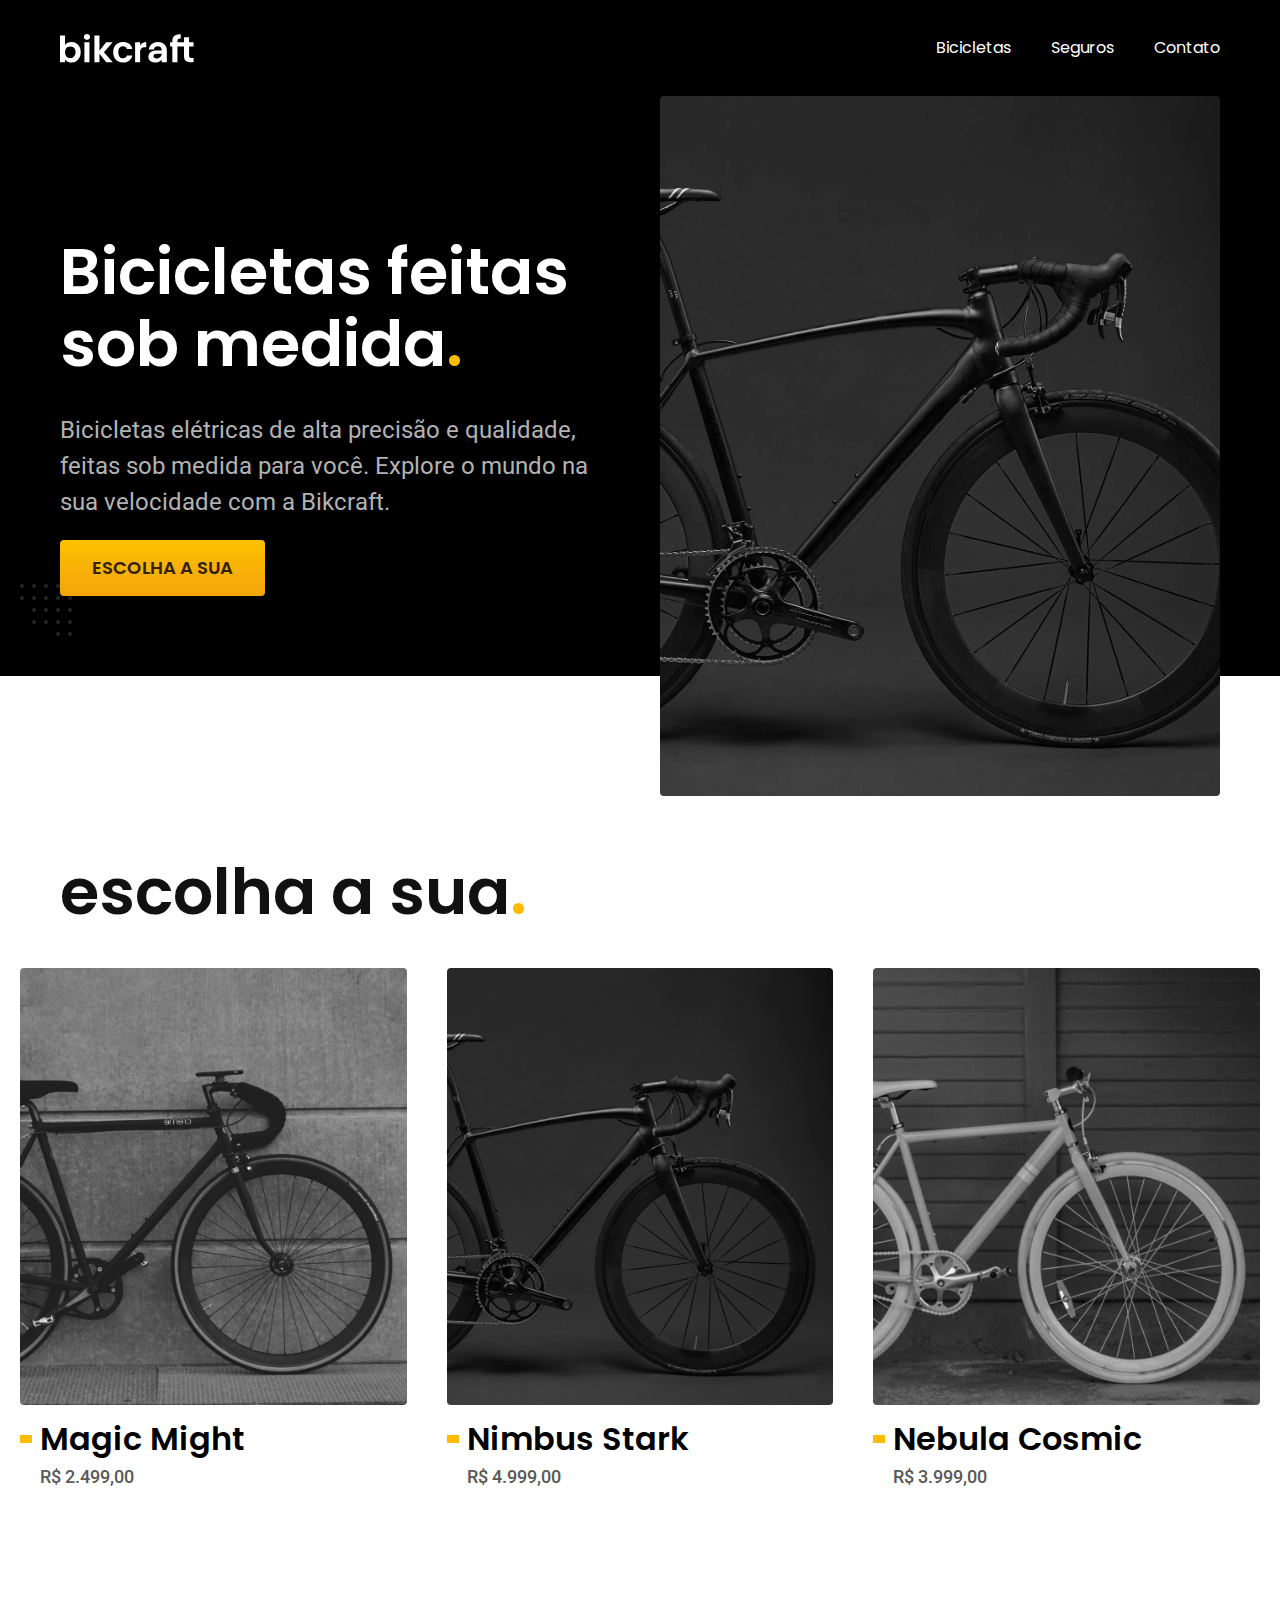
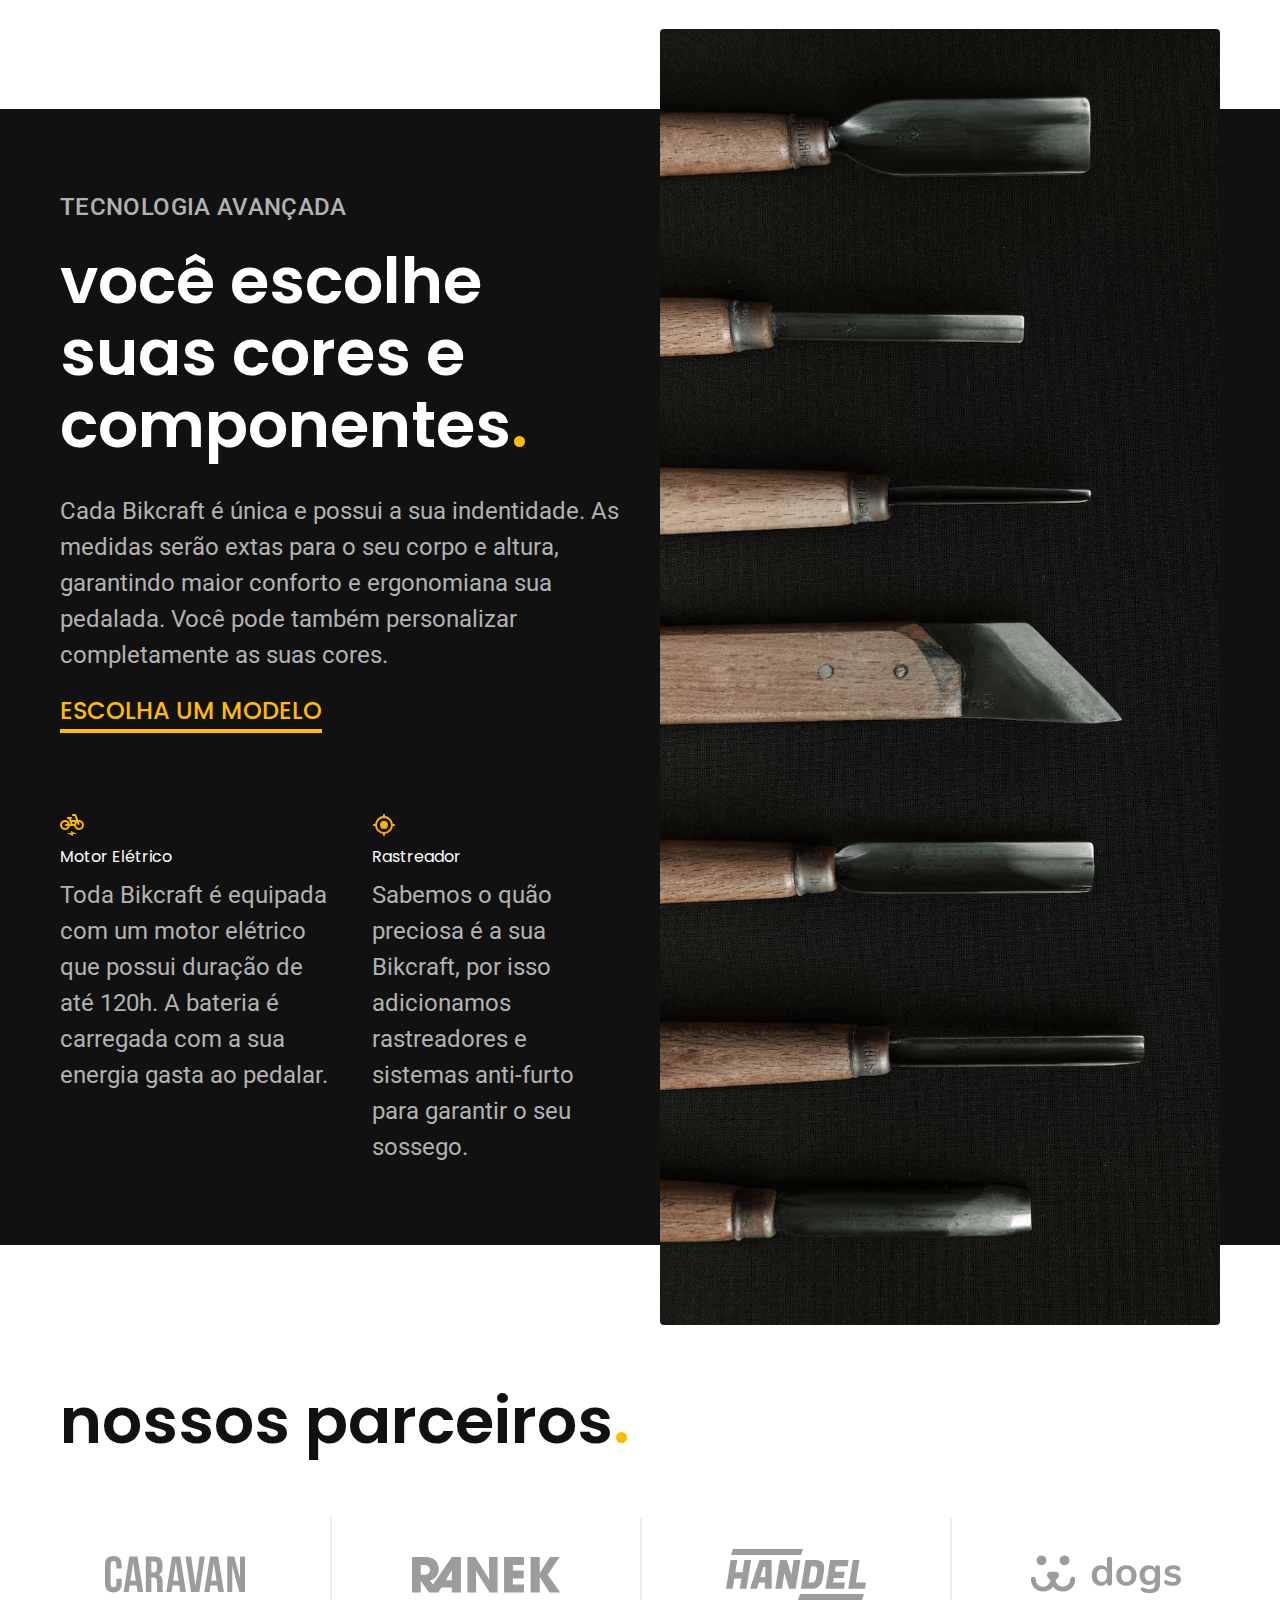
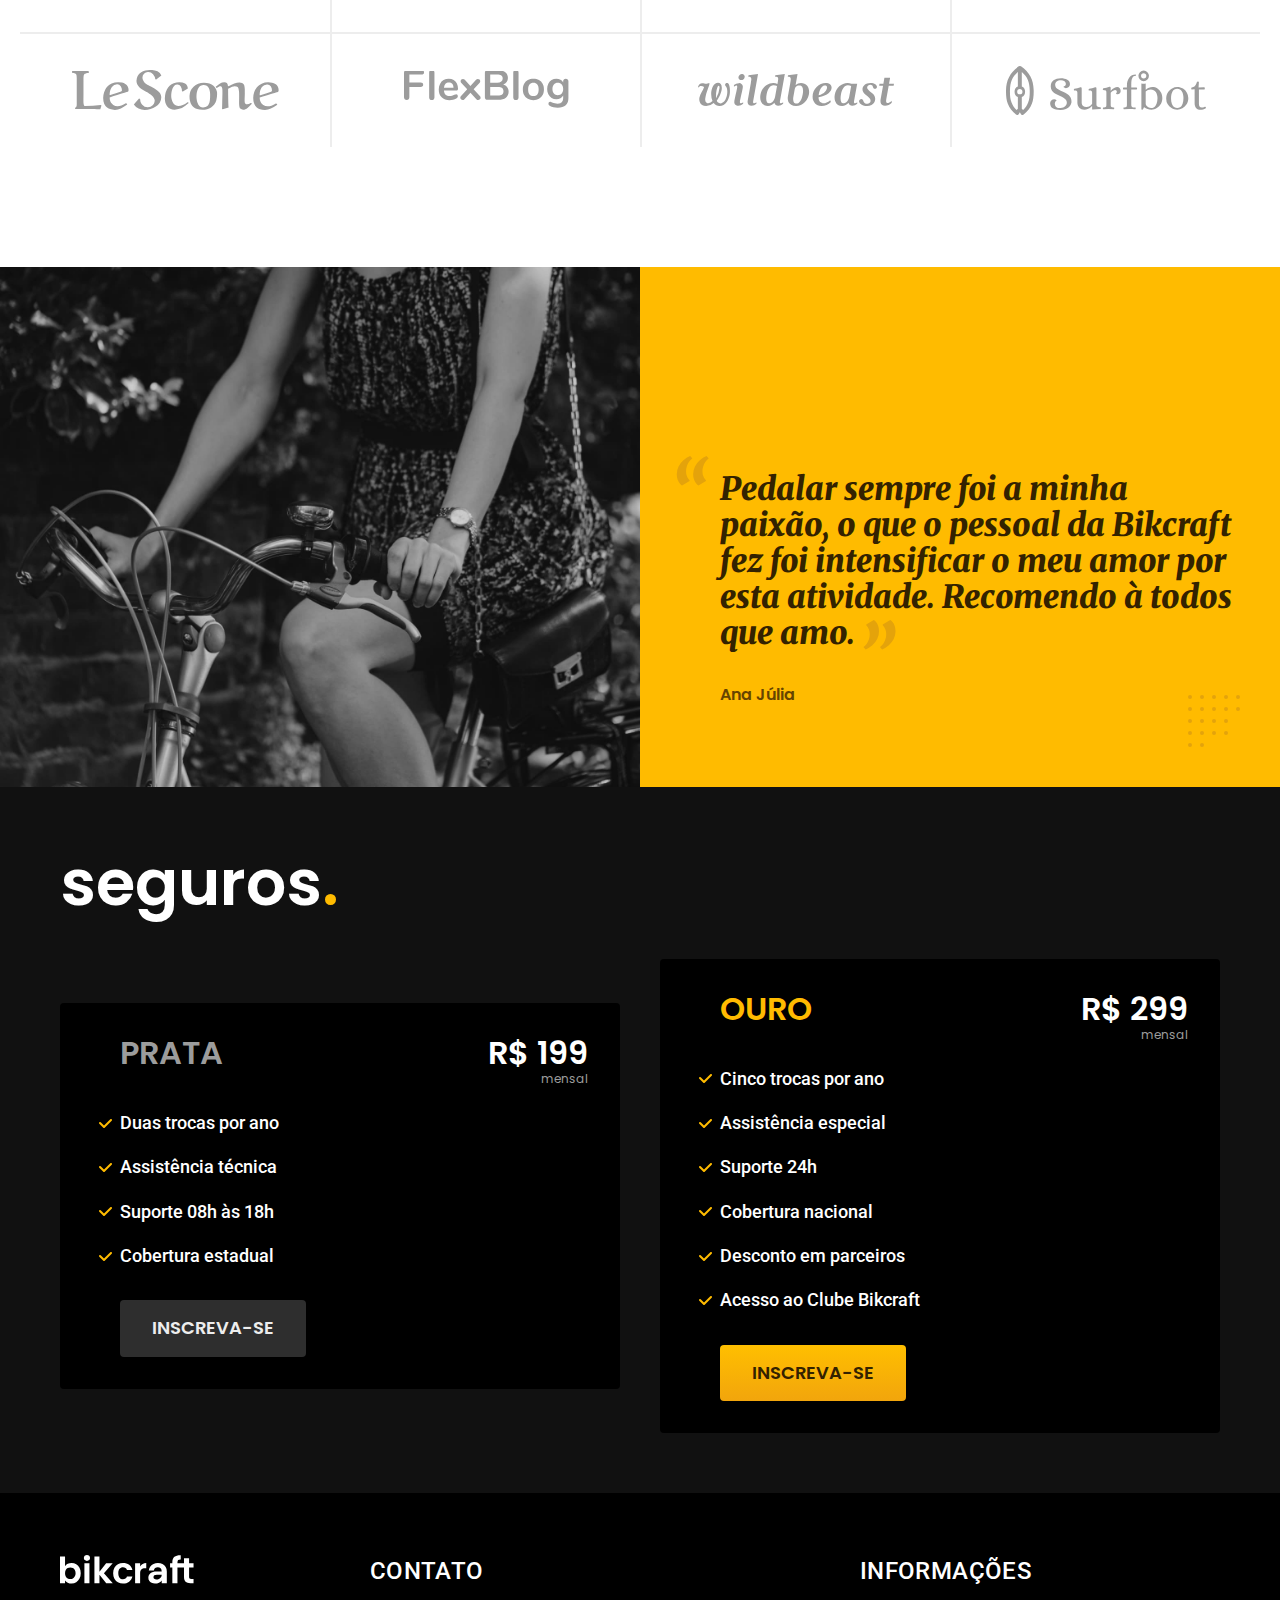
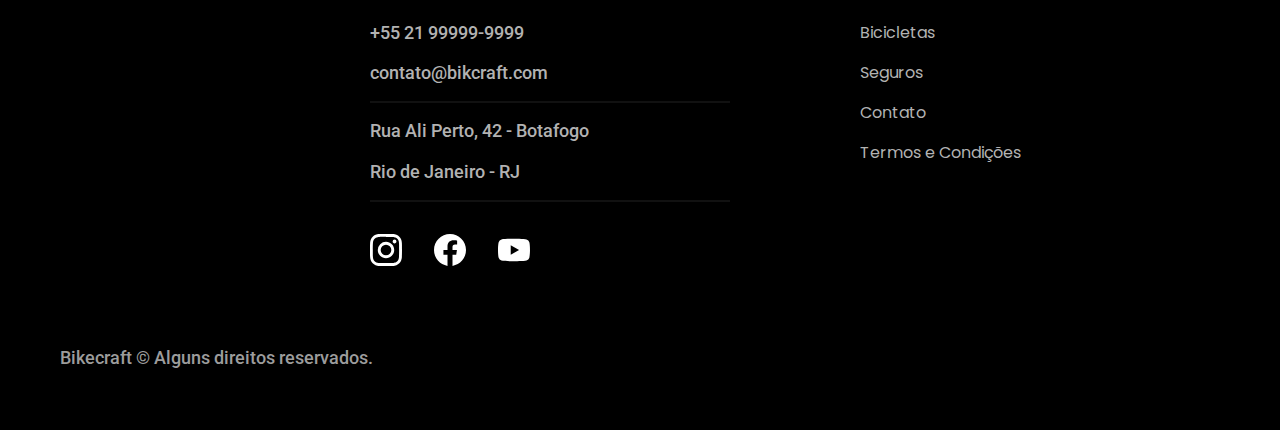
<file: index.html>
<!DOCTYPE html>

<html lang="pt-br">

<head>
  <meta charset="UTF-8">
  <meta name="viewport" content="width=device-width, initial-scale=1.0">
  <title>Bikcraft - Bicicletas Elétricas</title>
  <meta name="description" content="Bicicletas elétricas de alta precisão e qualidade, feitas sob medida para o cliente. Explore o mundo na sua velocidade com a Bikcraft.">
  <link rel="preload" href="./css/style.css" as="style">
  <link rel="stylesheet" href="./css/style.css">

  <link rel="preconnect" href="https://fonts.googleapis.com">
  <link rel="preconnect" href="https://fonts.gstatic.com" crossorigin>
  <link href="https://fonts.googleapis.com/css2?family=Merriweather:ital,wght@1,900&family=Poppins:wght@400;600&family=Roboto:wght@400;500&display=swap" rel="stylesheet">
</head>

<body>
  <header class="header-bg">
    <div class="header container">
      <a href="./">
        <img src="./img/bikcraft.svg" width="136" height="32" alt="Bikcraft">
      </a>

      <nav aria-label="primaria">
        <ul class="header-menu font-1-m cor-0">
          <li><a href="./biciletas.html">Bicicletas</a></li>
          <li><a href="./seguros.html">Seguros</a></li>
          <li><a href="./contato.html">Contato</a></li>
        </ul>
      </nav>
    </div>
  </header>

  <main class="introducao-bg">
    <div class="introducao container">
      <div class="introducao-conteudo">
        <h1 class="font-1-xxl cor-0">Bicicletas feitas sob medida<span class="cor-p1">.</span></h1>
        <p class="font-2-l cor-5">Bicicletas elétricas de alta precisão e qualidade, feitas sob medida para você. Explore o mundo na sua velocidade com a Bikcraft.</p>
        <a class="botao" href="./bicicletas.html">Escolha a sua</a>
      </div>
      <picture>
        <source media="(max-width: 800px)" srcset="./img/bicicletas/nimbus.jpg">
        <img src="./img/fotos/introducao.jpg" width="1280" height="1600" alt="Bicicleta elétrica preta.">
      </picture>
    </div>
  </main>

  <article class="bicicletas-lista">
    <h2 class="container font-1-xxl">escolha a sua<span class="cor-p1">.</span></h2>

    <ul>
      <li>
        <a href="./biciletas/magic.html">
          <img src="./img/bicicletas/magic-home.jpg" width="920" height="1040" alt="Bicicleta preta">
          <h3 class="font-1-xl">Magic Might</h3>
          <span class="font-2-m cor-8">R$ 2.499,00</span>
        </a>
      </li>
      <li>
        <a href="./biciletas/nimbus.html">
          <img src="./img/bicicletas/nimbus-home.jpg" width="920" height="1040" alt="Bicicleta preta">
          <h3 class="font-1-xl">Nimbus Stark</h3>
          <span class="font-2-m cor-8">R$ 4.999,00</span>
        </a>
      </li>
      <li>
        <a href="./biciletas/nebula.html">
          <img src="./img/bicicletas/nebula-home.jpg" width="920" height="1040" alt="Bicicleta preta">
          <h3 class="font-1-xl"">Nebula Cosmic</h3>
          <span class=" font-2-m cor-8">R$ 3.999,00</span>
        </a>
      </li>
    </ul>
  </article>

  <article class="tecnologia-bg">
    <div class="tecnologia container">
      <div class="tecnologia-conteudo">
        <span class="font-2-l-b cor-5">Tecnologia Avançada</span>
        <h2 class="font-1-xxl cor-0">você escolhe suas cores e componentes<span class="cor-p1">.</span></h2>
        <p class="font-2-l cor-5">Cada Bikcraft é única e possui a sua indentidade. As medidas serão extas para o seu corpo e altura, garantindo maior conforto e ergonomiana sua pedalada. Você pode também personalizar completamente as suas cores.</p>
        <a class="link" href="./bicicletas.html">Escolha um modelo</a>
        <div class="tecnologia-vantagens">
          <div>
            <img src="./img/icones/eletrica.svg" width="24" height="24" alt="">
            <h3 class="font-1-m cor-0">Motor Elétrico</h3>
            <p class="font-2-l cor-5">Toda Bikcraft é equipada com um motor elétrico que possui duração de até 120h. A bateria é carregada com a sua energia gasta ao pedalar.</p>
          </div>
          <div>
            <img src="./img/icones/rastreador.svg" width="24" height="24" alt="">
            <h3 class="font-1-m cor-0">Rastreador</h3>
            <p class="font-2-l cor-5">Sabemos o quão preciosa é a sua Bikcraft, por isso adicionamos rastreadores e sistemas anti-furto para garantir o seu sossego.</p>
          </div>
        </div>

      </div>

      <div class="tecnologia-imagem">
        <img src="./img/fotos/tecnologia.jpg" width="1200" height="1920" alt="">
      </div>
    </div>
  </article>

  <section class="parceiros" aria-label="Nossos Parceiros">
    <h2 class="container font-1-xxl">nossos parceiros<span class="cor-p1">.</span></h2>

    <ul>
      <li><img src="./img/parceiros/caravan.svg" width="140" height="38" alt="caravan"></li>
      <li><img src="./img/parceiros/ranek.svg" width="149" height="36" alt="ranekd"></li>
      <li><img src="./img/parceiros/handel.svg" width="140" height="50" alt="handel"></li>
      <li><img src="./img/parceiros/dogs.svg" width="152" height="39" alt="dogs"></li>
      <li><img src="./img/parceiros/lescone.svg" width="208" height="41" alt="lesccone"></li>
      <li><img src="./img/parceiros/flexblog.svg" width="165" height="38" alt="flexblog"></li>
      <li><img src="./img/parceiros/wildbeast.svg" width="196" height="34" alt="wildbeast"></li>
      <li><img src="./img/parceiros/surfbot.svg" width="200" height="49" alt="surfbot"></li>
    </ul>
  </section>

  <section class="depoimento" aria-label="Depoimento">
    <div>
      <img src="./img/fotos/depoimento.jpg" width="1560" height="1360" alt="Pessoa pedalando uma bicicleta Bikevraft">
    </div>
    <div class="depoimento-conteudo">
      <blockquote class="font-1-xl cor-p5">
        <p>Pedalar sempre foi a minha paixão, o que o pessoal da Bikcraft fez foi intensificar o meu amor por esta atividade. Recomendo à todos que amo.</p>
      </blockquote>
      <span class="font-1-m-b cor-p4">Ana Júlia</span>
    </div>
  </section>

  <article class="seguros-bg">
    <div class="seguros container">
      <h2 class="font-1-xxl cor-0">seguros<span class="cor-p1">.</span></h2>
      <div class="seguros-item">
        <h3 class="font-1-xl cor-6">PRATA</h3>
        <span class="font-1-xl cor-0">R$ 199 <span class="font-1-xs cor-6">mensal</span></span>
        <ul class="font-2-m cor-0">
          <li>Duas trocas por ano</li>
          <li>Assistência técnica</li>
          <li>Suporte 08h às 18h</li>
          <li>Cobertura estadual</li>
        </ul>
        <a class="botao secundario" href="./orcamento.html">Inscreva-se</a>
      </div>
      <div class="seguros-item">
        <h3 class="font-1-xl cor-p1">OURO</h3>
        <span class="font-1-xl cor-0">R$ 299 <span class="font-1-xs cor-6">mensal</span></span>
        <ul class="font-2-m cor-0">
          <li>Cinco trocas por ano</li>
          <li>Assistência especial</li>
          <li>Suporte 24h</li>
          <li>Cobertura nacional</li>
          <li>Desconto em parceiros</li>
          <li>Acesso ao Clube Bikcraft</li>
        </ul>
        <a class="botao" href="./orcamento.html">Inscreva-se</a>
      </div>
    </div>
  </article>

  <footer class="footer-bg">
    <div class="footer container">
      <img src="./img/bikcraft.svg" width="136" height="32" alt="Bikcraft">
      <div class="footer-contato">
        <h3 class="font-2-l-b cor-0">Contato</h3>
        <ul>
          <li><a class="font-2-m cor-5" href="tel:+552199999-9999">+55 21 99999-9999</a></li>
          <li><a class="font-2-m cor-5" href="mailto:contato@bikcraft.com">contato@bikcraft.com</a></li>
          <li class="font-2-m cor-5">Rua Ali Perto, 42 - Botafogo</li>
          <li class="font-2-m cor-5">Rio de Janeiro - RJ</li>
        </ul>
        <div class="footer-redes">
          <a href="./">
            <img src="./img/redes/instagram.svg" width="32" height="32" alt="Instagram">
          </a>
          <a href="./">
            <img src="./img/redes/facebook.svg" width="32" height="32" alt="Facebook">
          </a>
          <a href="./">
            <img src="./img/redes/youtube.svg" width="32" height="32" alt="Youtube">
          </a>
        </div>
      </div>
      <div class="footer-informacoes">
        <h3 class="font-2-l-b cor-0">Informações</h3>
        <nav>
          <ul>
            <li><a class="font-1-m cor-5" href="./biciletas.html">Bicicletas</a></li>
            <li><a class="font-1-m cor-5" href="./seguros.html">Seguros</a></li>
            <li><a class="font-1-m cor-5" href="./contato.html">Contato</a></li>
            <li><a class="font-1-m cor-5" href="./termos.html">Termos e Condições</a></li>
          </ul>
        </nav>
      </div>
      <p class="footer-copy font-2-m cor-6">Bikecraft © Alguns direitos reservados.</p>
    </div>
  </footer>
</body>

</html>
</file>
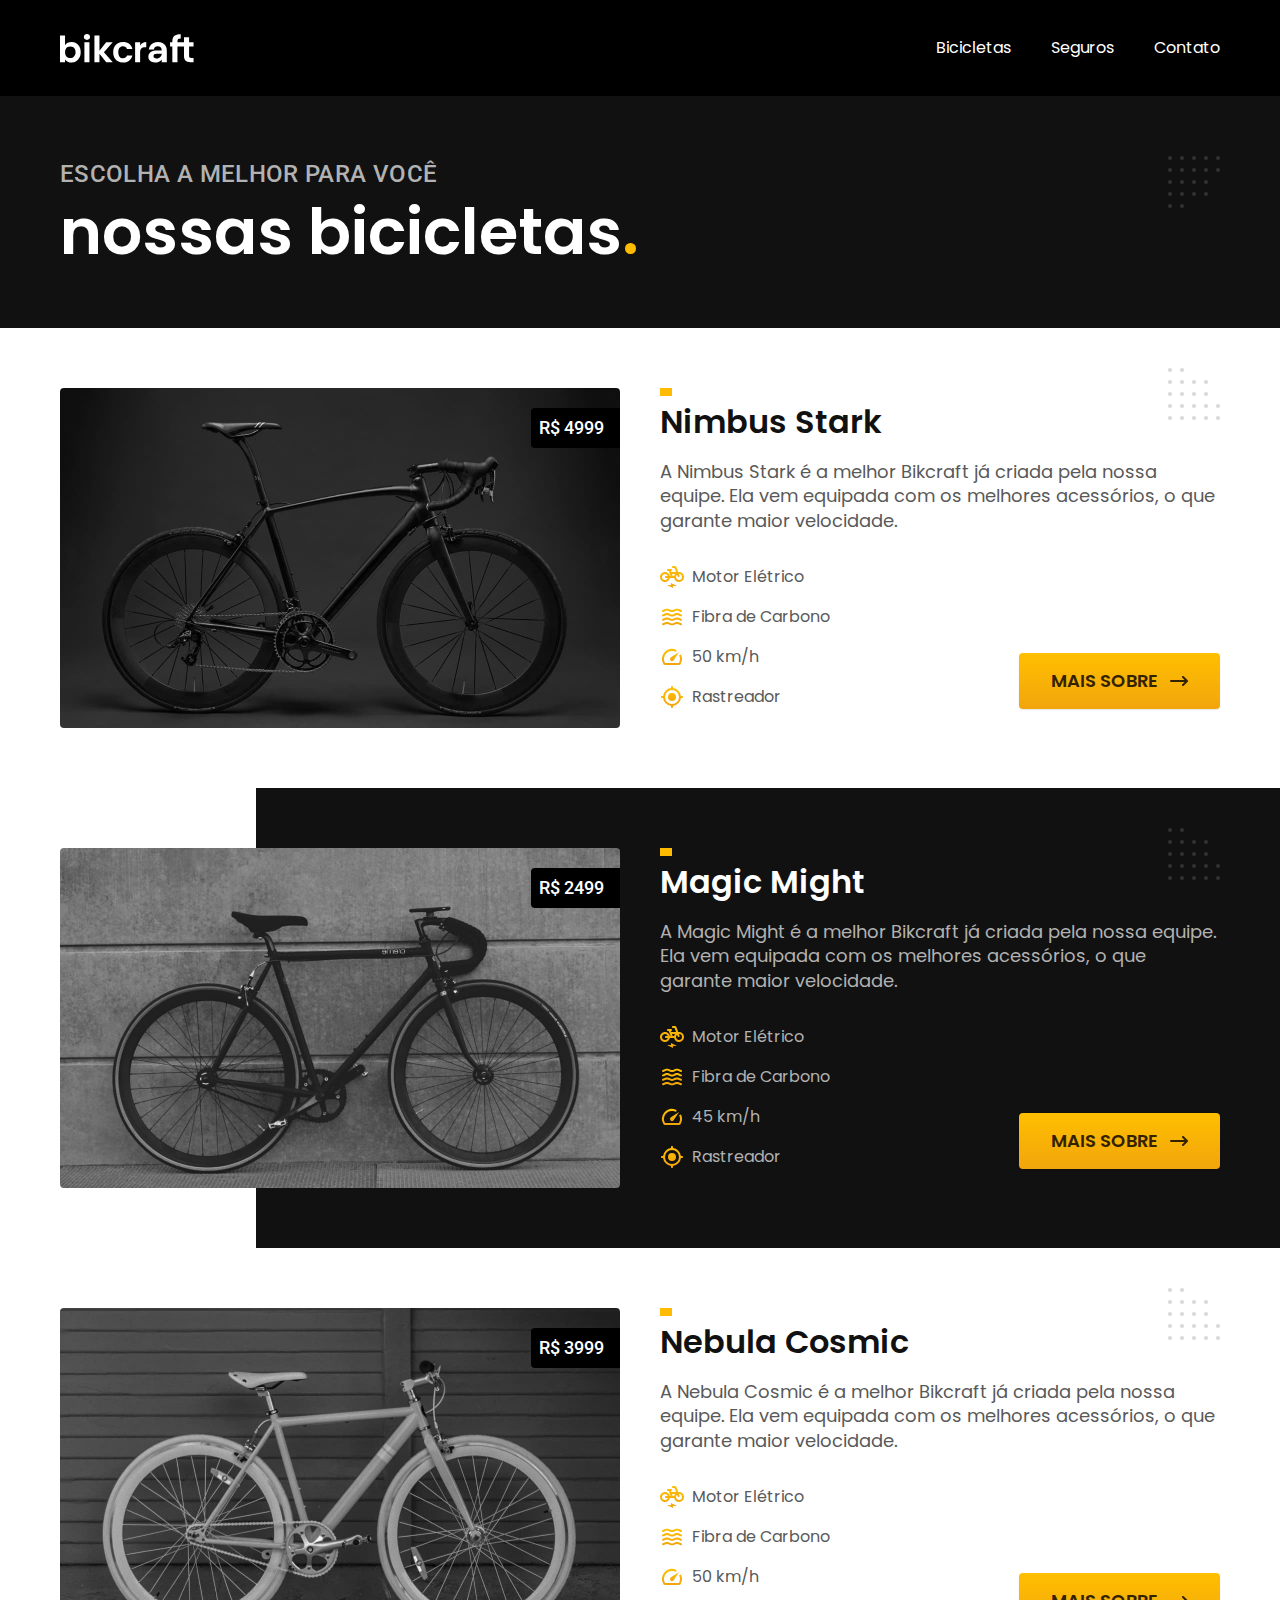
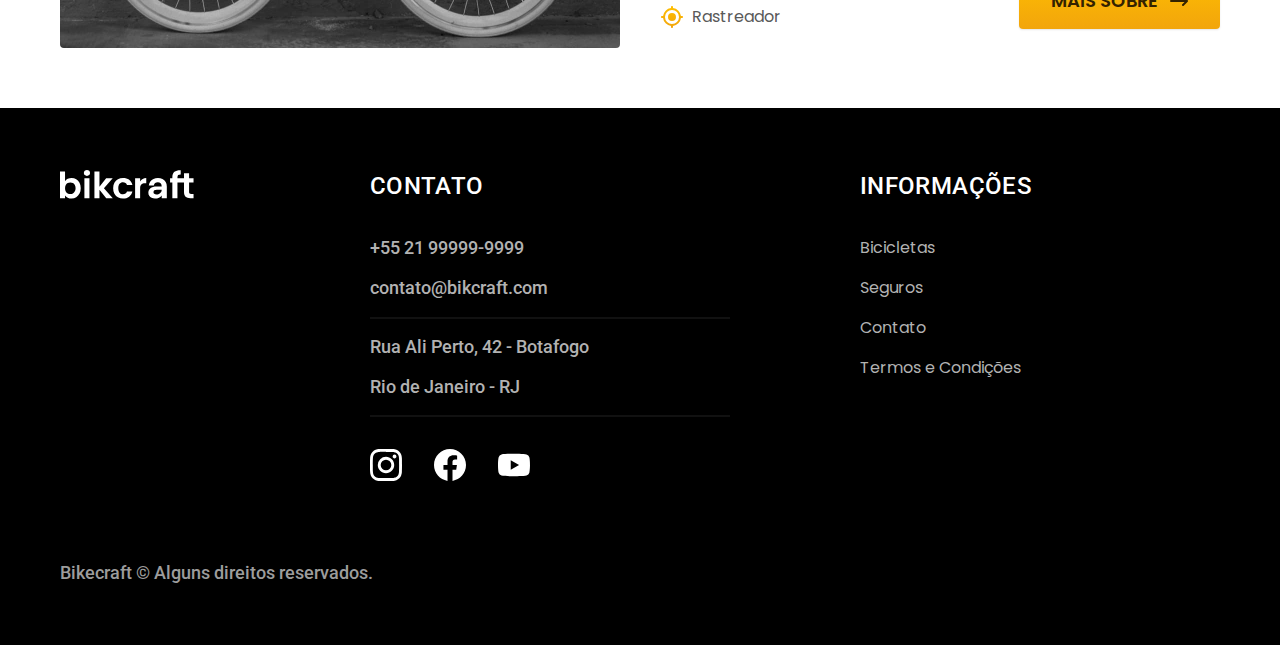
<file: bicicletas.html>
<!DOCTYPE html>

<html lang="pt-br">

<head>
  <meta charset="UTF-8">
  <meta name="viewport" content="width=device-width, initial-scale=1.0">
  <title>Bicicletas | Bikcraft</title>
  <meta name="description" content="Termos e Condições">
  <link rel="preload" href="./css/style.css" as="style">
  <link rel="stylesheet" href="./css/style.css">

  <link rel="preconnect" href="https://fonts.googleapis.com">
  <link rel="preconnect" href="https://fonts.gstatic.com" crossorigin>
  <link href="https://fonts.googleapis.com/css2?family=Merriweather:ital,wght@1,900&family=Poppins:wght@400;600&family=Roboto:wght@400;500&display=swap" rel="stylesheet">
</head>

<body id="bicicletas">
  <header class="header-bg">
    <div class="header container">
      <a href="./">
        <img src="./img/bikcraft.svg" alt="Bikcraft">
      </a>

      <nav aria-label="primaria">
        <ul class="header-menu font-1-m cor-0">
          <li><a href="./bicicletas.html">Bicicletas</a></li>
          <li><a href="./seguros.html">Seguros</a></li>
          <li><a href="./contato.html">Contato</a></li>
        </ul>
      </nav>
    </div>
  </header>

  <main>
    <div class="titulo-bg">
      <div class="titulo container">
        <p class="font-2-l-b cor-5">Escolha a melhor para você</p>
        <h1 class="font-1-xxl cor-0">nossas bicicletas<span class="cor-p1">.</span></h1>
      </div>
    </div>

    <div class="bicicletas container">
      <div class="bicicletas-imagem">
        <img src="./img/bicicletas/nimbus.jpg" alt="Bicicleta preta">
        <span class="font-2-m cor-0">R$ 4999</span>
      </div>
      <div class="bicicletas-conteudo">
        <h2 class="font-1-xl">Nimbus Stark</h2>
        <p class="font-2-s cor-8">A Nimbus Stark é a melhor Bikcraft já criada pela nossa equipe. Ela vem equipada com os melhores acessórios, o que garante maior velocidade.</p>
        <ul>
          <li class="font-1-m cor-8">
            <img src="./img/icones/eletrica.svg" alt="">
            Motor Elétrico
          </li>
          <li class="font-1-m cor-8">
            <img src="./img/icones/carbono.svg" alt="">
            Fibra de Carbono
          </li>
          <li class="font-1-m cor-8">
            <img src="./img/icones/velocidade.svg" alt="">
            50 km/h
          </li>
          <li class="font-1-m cor-8">
            <img src="./img/icones/rastreador.svg" alt="">
            Rastreador
          </li>
        </ul>
        <a class="botao seta" href="./bicicletas/nimbus.html">Mais Sobre</a>
      </div>
    </div>

    <div class="bicicletas-bg">
      <div class="bicicletas container">
        <div class="bicicletas-imagem">
          <img src="./img/bicicletas/magic.jpg" alt="Bicicleta preta">
          <span class="font-2-m cor-0">R$ 2499</span>
        </div>
        <div class="bicicletas-conteudo">
          <h2 class="font-1-xl cor-0">Magic Might</h2>
          <p class="font-2-s cor-5">A Magic Might é a melhor Bikcraft já criada pela nossa equipe. Ela vem equipada com os melhores acessórios, o que garante maior velocidade.</p>
          <ul>
            <li class="font-1-m cor-5">
              <img src="./img/icones/eletrica.svg" alt="">
              Motor Elétrico
            </li>
            <li class="font-1-m cor-5">
              <img src="./img/icones/carbono.svg" alt="">
              Fibra de Carbono
            </li>
            <li class="font-1-m cor-5">
              <img src="./img/icones/velocidade.svg" alt="">
              45 km/h
            </li>
            <li class="font-1-m cor-5">
              <img src="./img/icones/rastreador.svg" alt="">
              Rastreador
            </li>
          </ul>
          <a class="botao seta" href="./bicicletas/magic.html">Mais Sobre</a>
        </div>
      </div>
    </div>

    <div class="bicicletas container">
      <div class="bicicletas-imagem">
        <img src="./img/bicicletas/nebula.jpg" alt="Bicicleta preta">
        <span class="font-2-m cor-0">R$ 3999</span>
      </div>
      <div class="bicicletas-conteudo">
        <h2 class="font-1-xl">Nebula Cosmic</h2>
        <p class="font-2-s cor-8">A Nebula Cosmic é a melhor Bikcraft já criada pela nossa equipe. Ela vem equipada com os melhores acessórios, o que garante maior velocidade.</p>
        <ul>
          <li class="font-1-m cor-8">
            <img src="./img/icones/eletrica.svg" alt="">
            Motor Elétrico
          </li>
          <li class="font-1-m cor-8">
            <img src="./img/icones/carbono.svg" alt="">
            Fibra de Carbono
          </li>
          <li class="font-1-m cor-8">
            <img src="./img/icones/velocidade.svg" alt="">
            50 km/h
          </li>
          <li class="font-1-m cor-8">
            <img src="./img/icones/rastreador.svg" alt="">
            Rastreador
          </li>
        </ul>
        <a class="botao seta" href="./bicicletas/nebula.html">Mais Sobre</a>
      </div>
    </div>

  </main>

  <footer class="footer-bg">
    <div class="footer container">
      <img src="./img/bikcraft.svg" alt="Bikcraft">
      <div class="footer-contato">
        <h3 class="font-2-l-b cor-0">Contato</h3>
        <ul>
          <li><a class="font-2-m cor-5" href="tel:+552199999-9999">+55 21 99999-9999</a></li>
          <li><a class="font-2-m cor-5" href="mailto:contato@bikcraft.com">contato@bikcraft.com</a></li>
          <li class="font-2-m cor-5">Rua Ali Perto, 42 - Botafogo</li>
          <li class="font-2-m cor-5">Rio de Janeiro - RJ</li>
        </ul>
        <div class="footer-redes">
          <a href="./">
            <img src="./img/redes/instagram.svg" alt="Instagram">
          </a>
          <a href="./">
            <img src="./img/redes/facebook.svg" alt="Facebook">
          </a>
          <a href="./">
            <img src="./img/redes/youtube.svg" alt="Youtube">
          </a>
        </div>
      </div>
      <div class="footer-informacoes">
        <h3 class="font-2-l-b cor-0">Informações</h3>
        <nav>
          <ul>
            <li><a class="font-1-m cor-5" href="./bicicletas.html">Bicicletas</a></li>
            <li><a class="font-1-m cor-5" href="./seguros.html">Seguros</a></li>
            <li><a class="font-1-m cor-5" href="./contato.html">Contato</a></li>
            <li><a class="font-1-m cor-5" href="./termos.html">Termos e Condições</a></li>
          </ul>
        </nav>
      </div>
      <p class="footer-copy font-2-m cor-6">Bikecraft © Alguns direitos reservados.</p>
    </div>
  </footer>
</body>

</html>
</file>
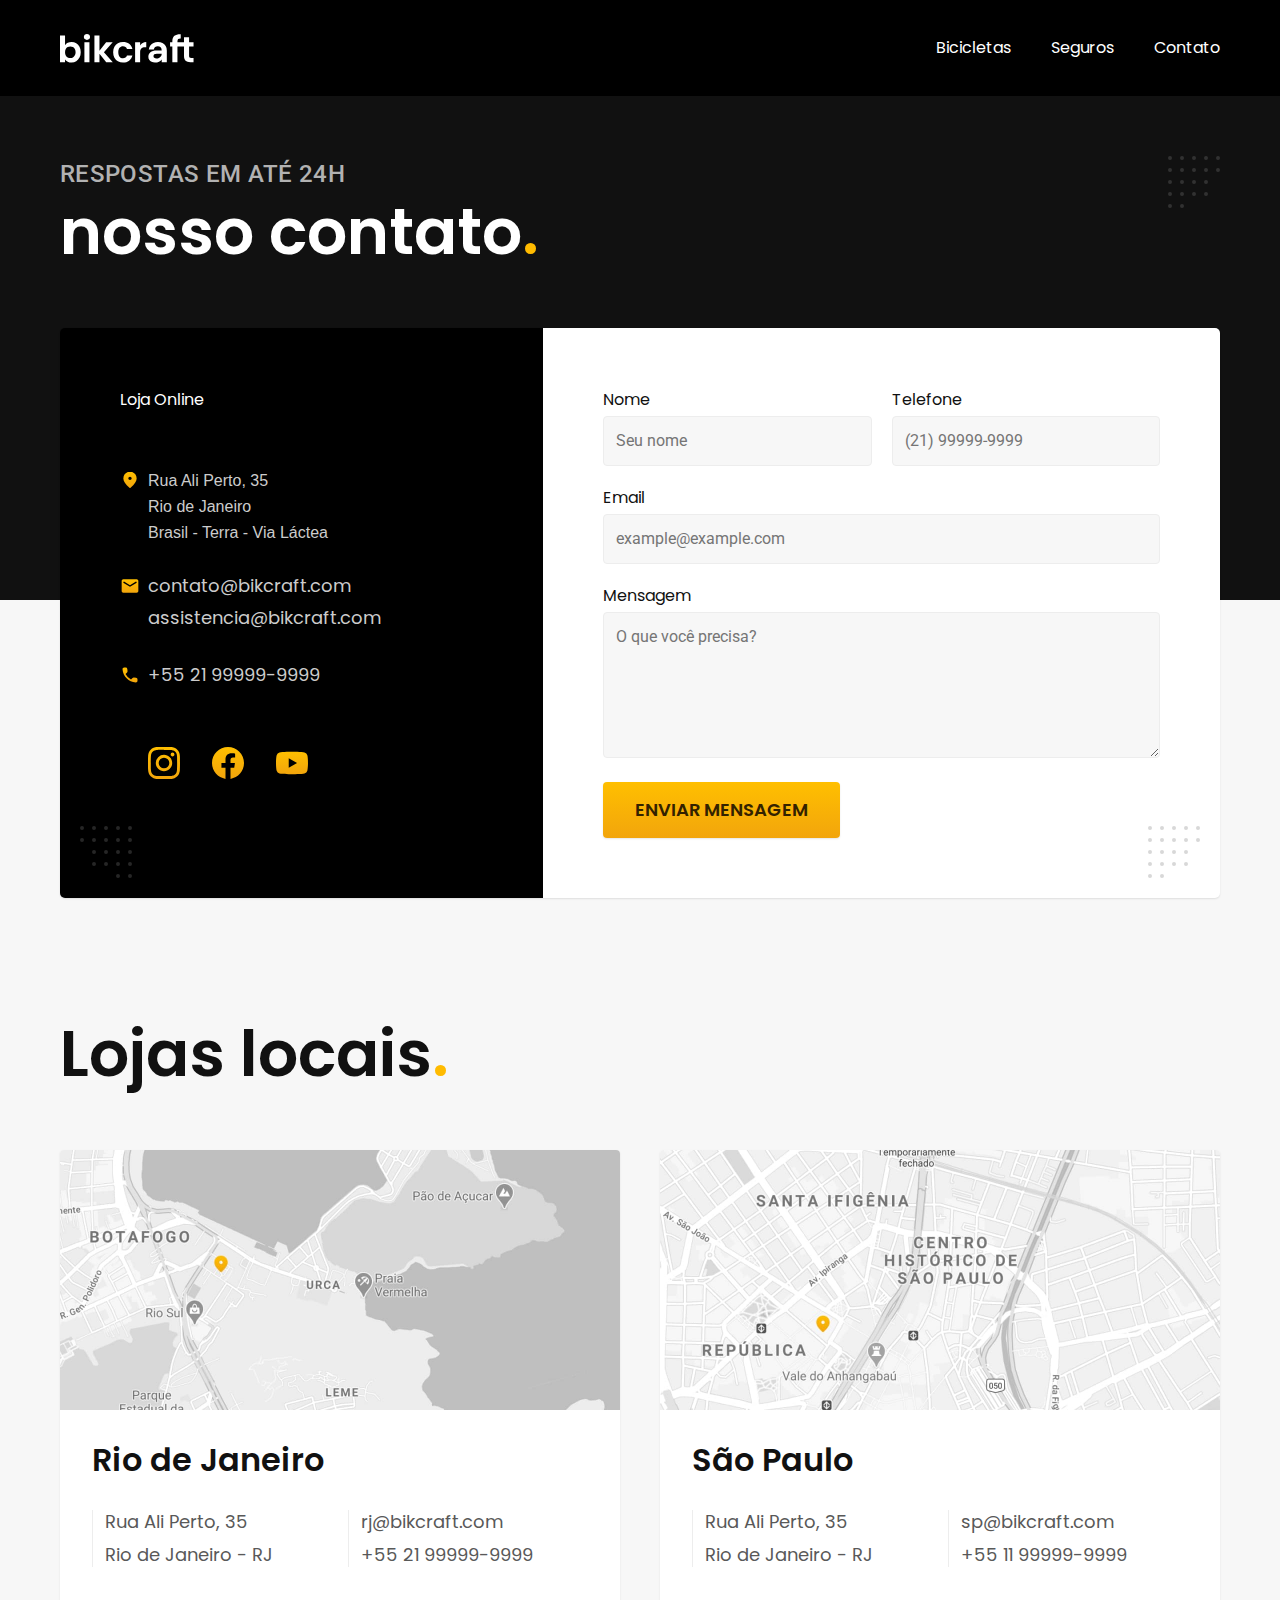
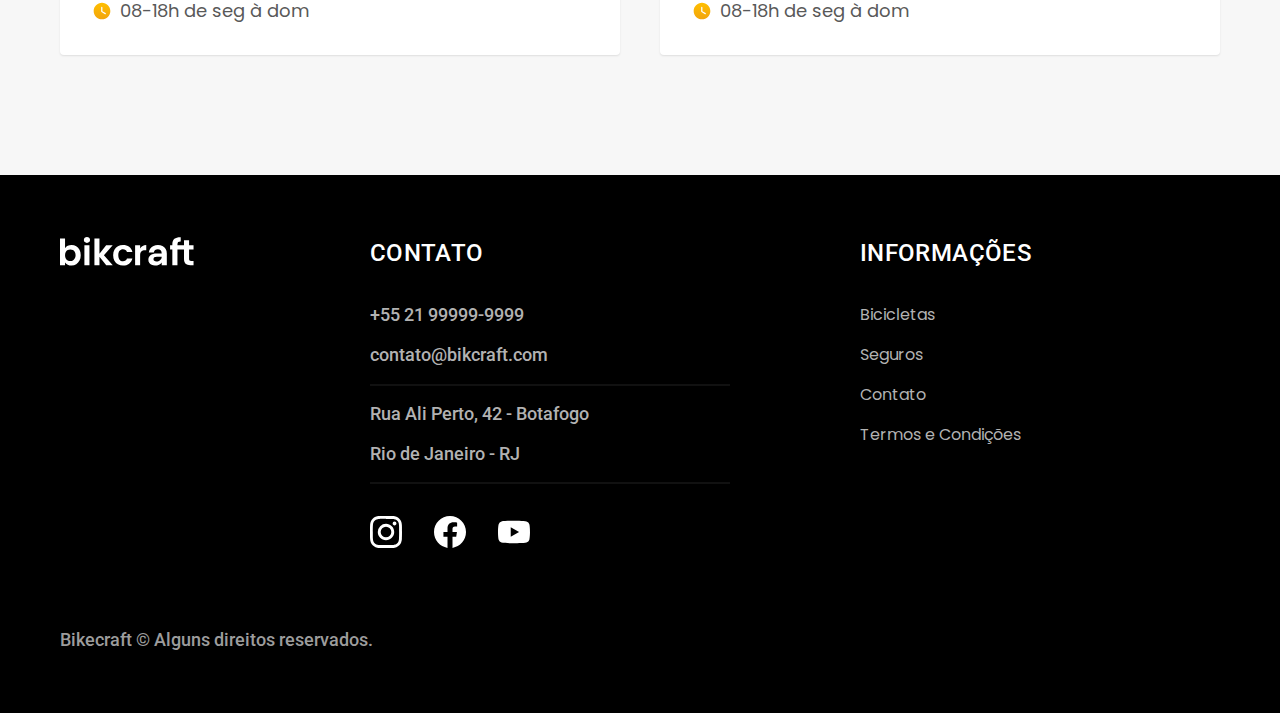
<file: contato.html>
<!DOCTYPE html>

<html lang="pt-br">

<head>
  <meta charset="UTF-8">
  <meta name="viewport" content="width=device-width, initial-scale=1.0">
  <title>Contato | Bikcraft</title>
  <meta name="description" content="Termos e Condições">
  <link rel="preload" href="./css/style.css" as="style">
  <link rel="stylesheet" href="./css/style.css">

  <link rel="preconnect" href="https://fonts.googleapis.com">
  <link rel="preconnect" href="https://fonts.gstatic.com" crossorigin>
  <link href="https://fonts.googleapis.com/css2?family=Merriweather:ital,wght@1,900&family=Poppins:wght@400;600&family=Roboto:wght@400;500&display=swap" rel="stylesheet">
</head>

<body id="contato">
  <header class="header-bg">
    <div class="header container">
      <a href="./">
        <img src="./img/bikcraft.svg" alt="Bikcraft">
      </a>

      <nav aria-label="primaria">
        <ul class="header-menu font-1-m cor-0">
          <li><a href="./bicicletas.html">Bicicletas</a></li>
          <li><a href="./seguros.html">Seguros</a></li>
          <li><a href="./contato.html">Contato</a></li>
        </ul>
      </nav>
    </div>
  </header>

  <main>
    <div class="titulo-bg">
      <div class="titulo container">
        <p class="font-2-l-b cor-5">Respostas em até 24h</p>
        <h1 class="font-1-xxl cor-0">nosso contato<span class="cor-p1">.</span></h1>
      </div>
    </div>
    <div class="contato container">
      <section class="contato-dados" aria-label="Endereço">
        <h2 class="font-1-m cor-0">Loja Online</h2>
        <div class="contato-endereco cont-2-s cor-4">
          <p>Rua Ali Perto, 35</p>
          <p>Rio de Janeiro</p>
          <p>Brasil - Terra - Via Láctea</p>
        </div>
        <address class="contato-meios">
          <a class=" font-2-s cor-4" href="mailto:contato@bikcraft.com">contato@bikcraft.com</a>
          <a class=" font-2-s cor-4" href="mailto:assistencia@bikcraft.com">assistencia@bikcraft.com</a>
          <a class="font-2-s cor-4" href="tel:+552199999-9999">+55 21 99999-9999</a>
        </address>
        <div class="contato-redes">
          <a href="./">
            <img src="./img/redes/instagram-p.svg" alt="Instagram">
          </a>
          <a href="./">
            <img src="./img/redes/facebook-p.svg" alt="Facebook">
          </a>
          <a href="./">
            <img src="./img/redes/youtube-p.svg" alt="Youtube">
          </a>
        </div>
      </section>
      <section class="contato-formulario" aria-label="Formulário">
        <form class="form" action="./contato.html">
          <div>
            <label for="nome">Nome</label>
            <input type="text" id="nome" name="nome" placeholder="Seu nome">
          </div>
          <div>
            <label for="telefone">Telefone</label>
            <input type="text" id="telefone" name="telefone" placeholder="(21) 99999-9999">
          </div>
          <div class="col-2">
            <label for="email">Email</label>
            <input type="email" id="email" name="email" placeholder="example@example.com">
          </div>
          <div class="col-2">
            <label for="mensagem">Mensagem</label>
            <textarea rows="5" id="mensagem" name="mensagem" placeholder="O que você precisa?"></textarea>
          </div>
          <button class="botao col-2">Enviar Mensagem</button>
        </form>
      </section>
    </div>
  </main>

  <article class="lojas container">
    <h2 class="font-1-xxl">Lojas locais<span class="cor-p1">.</span></h2>
    <div class="lojas-item">
      <img src="./img/lojas/rj.jpg" alt="mapa marcando o endereço em Rua Ali Perto, 35 - Rio de Janeiro - RJ">
      <div class="lojas-conteudo">
        <h3 class="font-1-xl">Rio de Janeiro</h3>
        <div class="lojas-dados font-2-s cor-8">
          <p>Rua Ali Perto, 35</p>
          <p>Rio de Janeiro - RJ</p>
        </div>
        <div class="lojas-dados font-2-s cor-8">
          <a class=" font-2-s cor-8" href="mailto:rj@bikcraft.com">rj@bikcraft.com</a>
          <a class="font-2-s cor-8" href="tel:+552199999-9999">+55 21 99999-9999</a>
        </div>
        <p class="lojas-tempo font-2-s cor-8"><img src="./img/icones/horario.svg" alt="">08-18h de seg à dom</p>
      </div>
    </div>

    <div class="lojas-item">
      <img src="./img/lojas/sp.jpg" alt="mapa marcando o endereço em Rua Ali Perto, 35 - São Paulo -SP">
      <div class="lojas-conteudo">
        <h3 class="font-1-xl">São Paulo</h3>
        <div class="lojas-dados font-2-s cor-8">
          <p>Rua Ali Perto, 35</p>
          <p>Rio de Janeiro - RJ</p>
        </div>
        <div class="lojas-dados font-2-s cor-8">
          <a class=" font-2-s cor-8" href="mailto:sp@bikcraft.com">sp@bikcraft.com</a>
          <a class="font-2-s cor-8" href="tel:+551199999-9999">+55 11 99999-9999</a>
        </div>
        <p class="lojas-tempo font-2-s cor-8"><img src="./img/icones/horario.svg" alt="">08-18h de seg à dom</p>
      </div>
    </div>

  </article>

  <footer class="footer-bg">
    <div class="footer container">
      <img src="./img/bikcraft.svg" alt="Bikcraft">
      <div class="footer-contato">
        <h3 class="font-2-l-b cor-0">Contato</h3>
        <ul>
          <li><a class="font-2-m cor-5" href="tel:+552199999-9999">+55 21 99999-9999</a></li>
          <li><a class="font-2-m cor-5" href="mailto:contato@bikcraft.com">contato@bikcraft.com</a></li>
          <li class="font-2-m cor-5">Rua Ali Perto, 42 - Botafogo</li>
          <li class="font-2-m cor-5">Rio de Janeiro - RJ</li>
        </ul>
        <div class="footer-redes">
          <a href="./">
            <img src="./img/redes/instagram.svg" alt="Instagram">
          </a>
          <a href="./">
            <img src="./img/redes/facebook.svg" alt="Facebook">
          </a>
          <a href="./">
            <img src="./img/redes/youtube.svg" alt="Youtube">
          </a>
        </div>
      </div>
      <div class="footer-informacoes">
        <h3 class="font-2-l-b cor-0">Informações</h3>
        <nav>
          <ul>
            <li><a class="font-1-m cor-5" href="./bicicletas.html">Bicicletas</a></li>
            <li><a class="font-1-m cor-5" href="./seguros.html">Seguros</a></li>
            <li><a class="font-1-m cor-5" href="./contato.html">Contato</a></li>
            <li><a class="font-1-m cor-5" href="./termos.html">Termos e Condições</a></li>
          </ul>
        </nav>
      </div>
      <p class="footer-copy font-2-m cor-6">Bikecraft © Alguns direitos reservados.</p>
    </div>
  </footer>
</body>

</html>
</file>
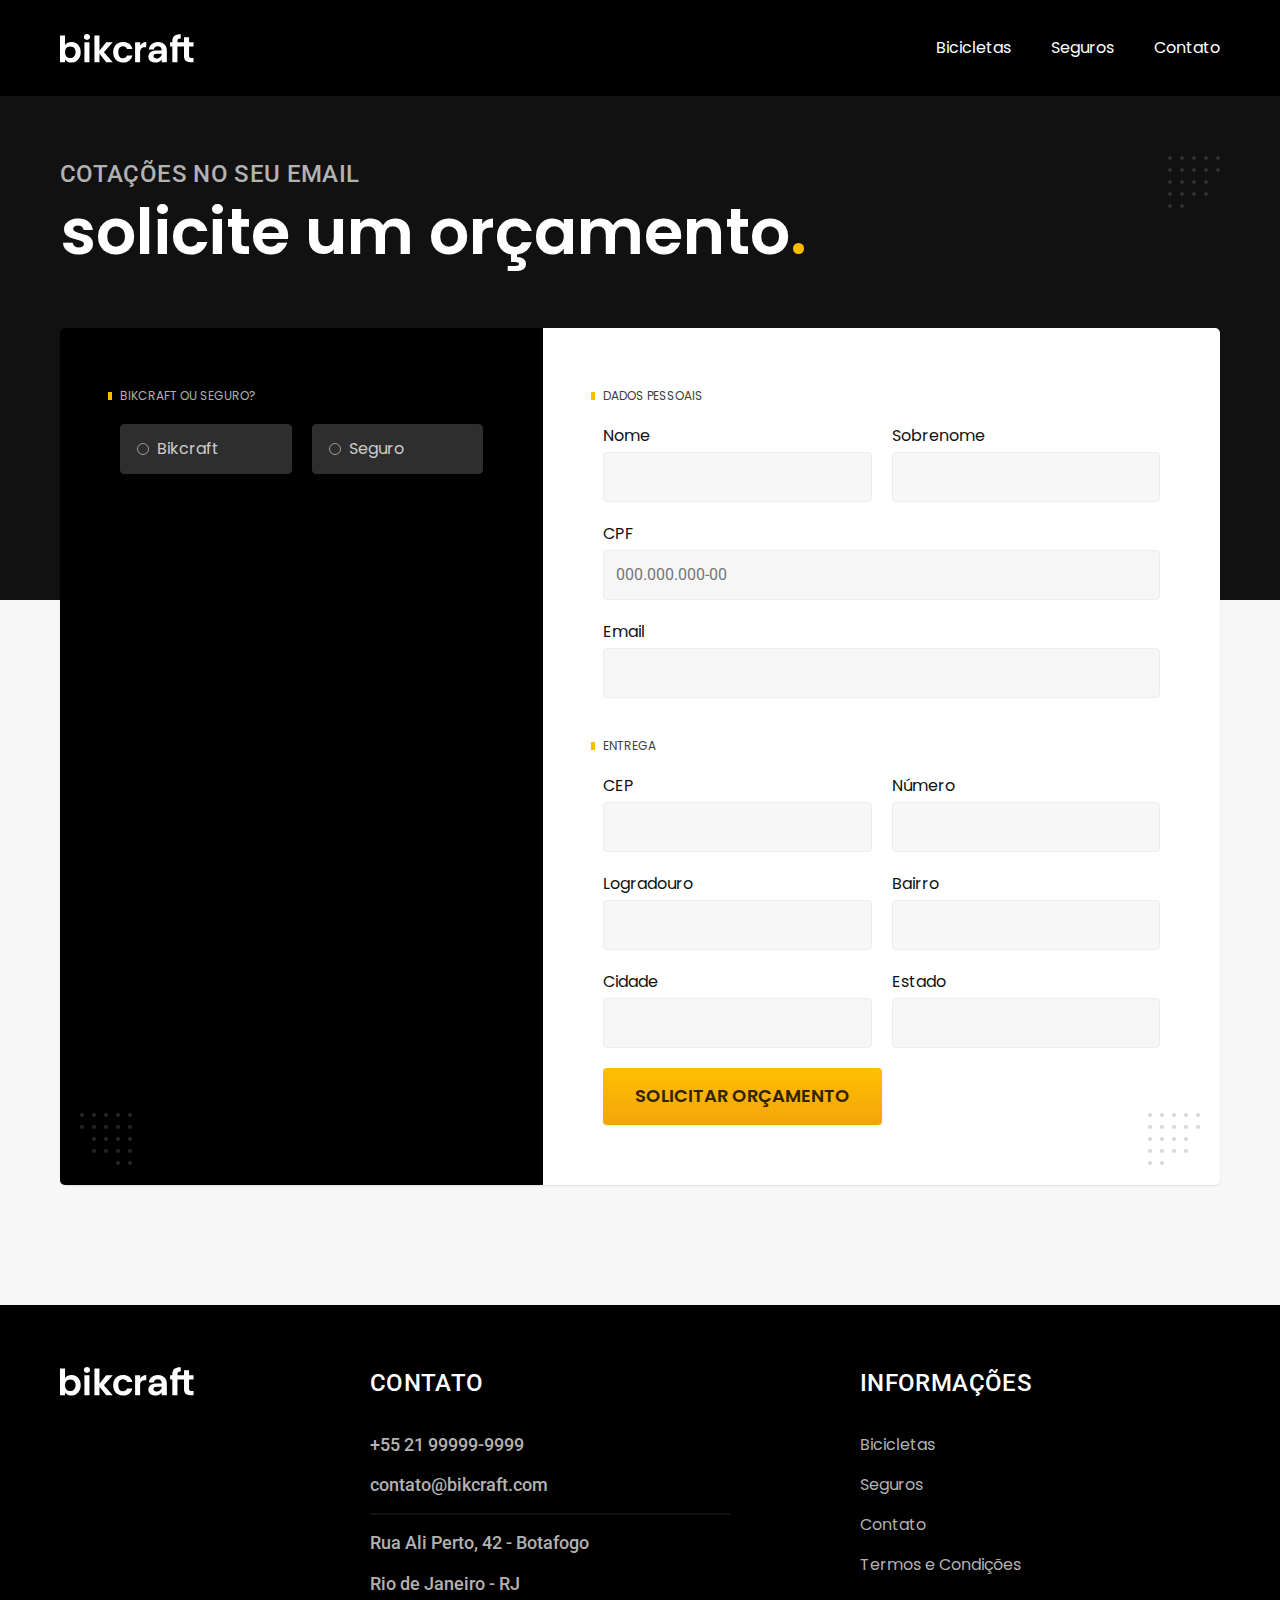
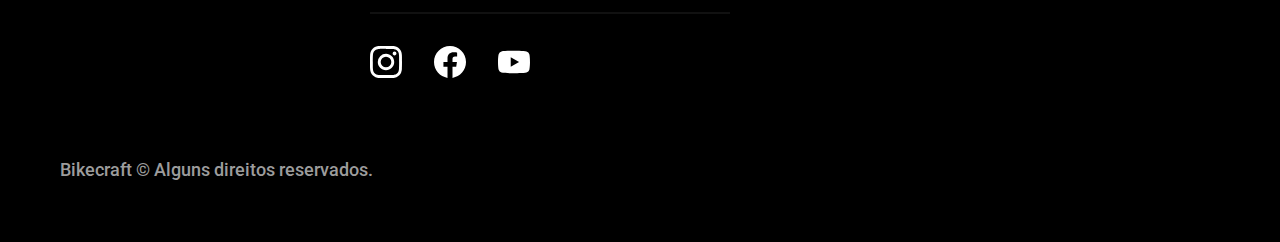
<file: orcamento.html>
<!DOCTYPE html>

<html lang="pt-br">

<head>
  <meta charset="UTF-8">
  <meta name="viewport" content="width=device-width, initial-scale=1.0">
  <title>Orçamento | Bikcraft</title>
  <meta name="description" content="Termos e Condições">
  <link rel="preload" href="./css/style.css" as="style">
  <link rel="stylesheet" href="./css/style.css">

  <link rel="preconnect" href="https://fonts.googleapis.com">
  <link rel="preconnect" href="https://fonts.gstatic.com" crossorigin>
  <link href="https://fonts.googleapis.com/css2?family=Merriweather:ital,wght@1,900&family=Poppins:wght@400;600&family=Roboto:wght@400;500&display=swap" rel="stylesheet">
</head>

<body id="orcamento">
  <header class="header-bg">
    <div class="header container">
      <a href="./">
        <img src="./img/bikcraft.svg" alt="Bikcraft">
      </a>

      <nav aria-label="primaria">
        <ul class="header-menu font-1-m cor-0">
          <li><a href="./bicicletas.html">Bicicletas</a></li>
          <li><a href="./seguros.html">Seguros</a></li>
          <li><a href="./contato.html">Contato</a></li>
        </ul>
      </nav>
    </div>
  </header>

  <main>
    <div class="titulo-bg">
      <div class="titulo container">
        <p class="font-2-l-b cor-5">Cotações no seu email</p>
        <h1 class="font-1-xxl cor-0">solicite um orçamento<span class="cor-p1">.</span></h1>
      </div>
    </div>

    <form class="orcamento container" action="./">
      <div class="orcamento-produto">
        <h2 class="font-1-xs cor-5">Bikcraft ou Seguro?</h2>

        <input type="radio" name="tipo" value="bikcraft" id="bikcraft">
        <label for="bikcraft">Bikcraft</label>

        <input type="radio" name="tipo" value="seguro" id="seguro">
        <label for="seguro">Seguro</label>

        <div class="orcamento-conteudo" id="orcamento-bikcraft">
          <h2 class="font-1-xs cor-5">Escolha a sua</h2>

          <input type="radio" name="produto" value="nimbus" id="nimbus">
          <label for="nimbus">Nimbus Stark <span>R$ 4999</span></label>
          <div class="orcamento-detalhes">
            <ul class="font-1-xs cor-8">
              <li><img src="./img/icones/eletrica.svg" alt="">Motor Elétrico</li>
              <li><img src="./img/icones/carbono.svg" alt="">Fibra de Carbono</li>
              <li><img src="./img/icones/velocidade.svg" alt="">50 km/h</li>
              <li><img src="./img/icones/rastreador.svg" alt="">Rstreador</li>
            </ul>
            <img src="./img/bicicletas/nimbus.jpg" alt="Bicicleta preta">
          </div>

          <input type="radio" name="produto" value="magic" id="magic">
          <label for="magic">Magic Might <span>R$ 2499</span></label>
          <div class="orcamento-detalhes">
            <ul class="font-1-xs cor-8">
              <li><img src="./img/icones/eletrica.svg" alt="">Motor Elétrico</li>
              <li><img src="./img/icones/carbono.svg" alt="">Fibra de Carbono</li>
              <li><img src="./img/icones/velocidade.svg" alt="">45 km/h</li>
              <li><img src="./img/icones/rastreador.svg" alt="">Rstreador</li>
            </ul>
            <img src="./img/bicicletas/magic.jpg" alt="Bicicleta preta">
          </div>

          <input type="radio" name="produto" value="nebula" id="nebula">
          <label for="nebula">Nebula Cosmic <span>R$ 3999</span></label>
          <div class="orcamento-detalhes">
            <ul class="font-1-xs cor-8">
              <li><img src="./img/icones/eletrica.svg" alt="">Motor Elétrico</li>
              <li><img src="./img/icones/carbono.svg" alt="">Fibra de Carbono</li>
              <li><img src="./img/icones/velocidade.svg" alt="">40 km/h</li>
              <li><img src="./img/icones/rastreador.svg" alt="">Rstreador</li>
            </ul>
            <img src="./img/bicicletas/nebula.jpg" alt="Bicicleta branca">
          </div>
        </div>

        <div class="orcamento-conteudo" id="orcamento-seguro">
          <h2 class="font-1-xs cor-5">Escolha o plano</h2>

          <input type="radio" name="produto" value="prata" id="prata">
          <label for="prata">Prata <span>R$ 199</span></label>

          <input type="radio" name="produto" value="ouro" id="ouro">
          <label for="ouro">Ouro <span>R$ 299</span></label>
        </div>

      </div>
      <div class="orcamento-dados form">
        <h2 class="font-1-xs cor-9 col-2">dados pessoais</h2>
        <div>
          <label for="nome">Nome</label>
          <input type="text" id="nome" name="nome">
        </div>
        <div>
          <label for="sobrenome">Sobrenome</label>
          <input type="text" id="sobrenome" name="sobrenome">
        </div>
        <div class="col-2">
          <label for="cpf">CPF</label>
          <input type="text" id="cpf" name="cpf" placeholder="000.000.000-00">
        </div>
        <div class="col-2">
          <label for="email">Email</label>
          <input type="email" id="email" name="email">
        </div>
        <h2 class="font-1-xs cor-9 col-2">entrega</h2>
        <div>
          <label for="cep">CEP</label>
          <input type="text" id="cep" name="cep">
        </div>
        <div>
          <label for="numero">Número</label>
          <input type="text" id="numero" name="numero">
        </div>
        <div>
          <label for="logradouro">Logradouro</label>
          <input type="text" id="logradouro" name="logradouro">
        </div>
        <div>
          <label for="bairro">Bairro</label>
          <input type="text" id="bairro" name="bairro">
        </div>
        <div>
          <label for="cidade">Cidade</label>
          <input type="text" id="cidade" name="cidade">
        </div>
        <div>
          <label for="estado">Estado</label>
          <input type="text" id="estado" name="estado">
        </div>
        <button class="botao col-2">Solicitar Orçamento</button>
      </div>
    </form>
  </main>

  <footer class="footer-bg">
    <div class="footer container">
      <img src="./img/bikcraft.svg" alt="Bikcraft">
      <div class="footer-contato">
        <h3 class="font-2-l-b cor-0">Contato</h3>
        <ul>
          <li><a class="font-2-m cor-5" href="tel:+552199999-9999">+55 21 99999-9999</a></li>
          <li><a class="font-2-m cor-5" href="mailto:contato@bikcraft.com">contato@bikcraft.com</a></li>
          <li class="font-2-m cor-5">Rua Ali Perto, 42 - Botafogo</li>
          <li class="font-2-m cor-5">Rio de Janeiro - RJ</li>
        </ul>
        <div class="footer-redes">
          <a href="./">
            <img src="./img/redes/instagram.svg" alt="Instagram">
          </a>
          <a href="./">
            <img src="./img/redes/facebook.svg" alt="Facebook">
          </a>
          <a href="./">
            <img src="./img/redes/youtube.svg" alt="Youtube">
          </a>
        </div>
      </div>
      <div class="footer-informacoes">
        <h3 class="font-2-l-b cor-0">Informações</h3>
        <nav>
          <ul>
            <li><a class="font-1-m cor-5" href="./bicicletas.html">Bicicletas</a></li>
            <li><a class="font-1-m cor-5" href="./seguros.html">Seguros</a></li>
            <li><a class="font-1-m cor-5" href="./contato.html">Contato</a></li>
            <li><a class="font-1-m cor-5" href="./termos.html">Termos e Condições</a></li>
          </ul>
        </nav>
      </div>
      <p class="footer-copy font-2-m cor-6">Bikecraft © Alguns direitos reservados.</p>
    </div>
  </footer>
</body>

</html>
</file>
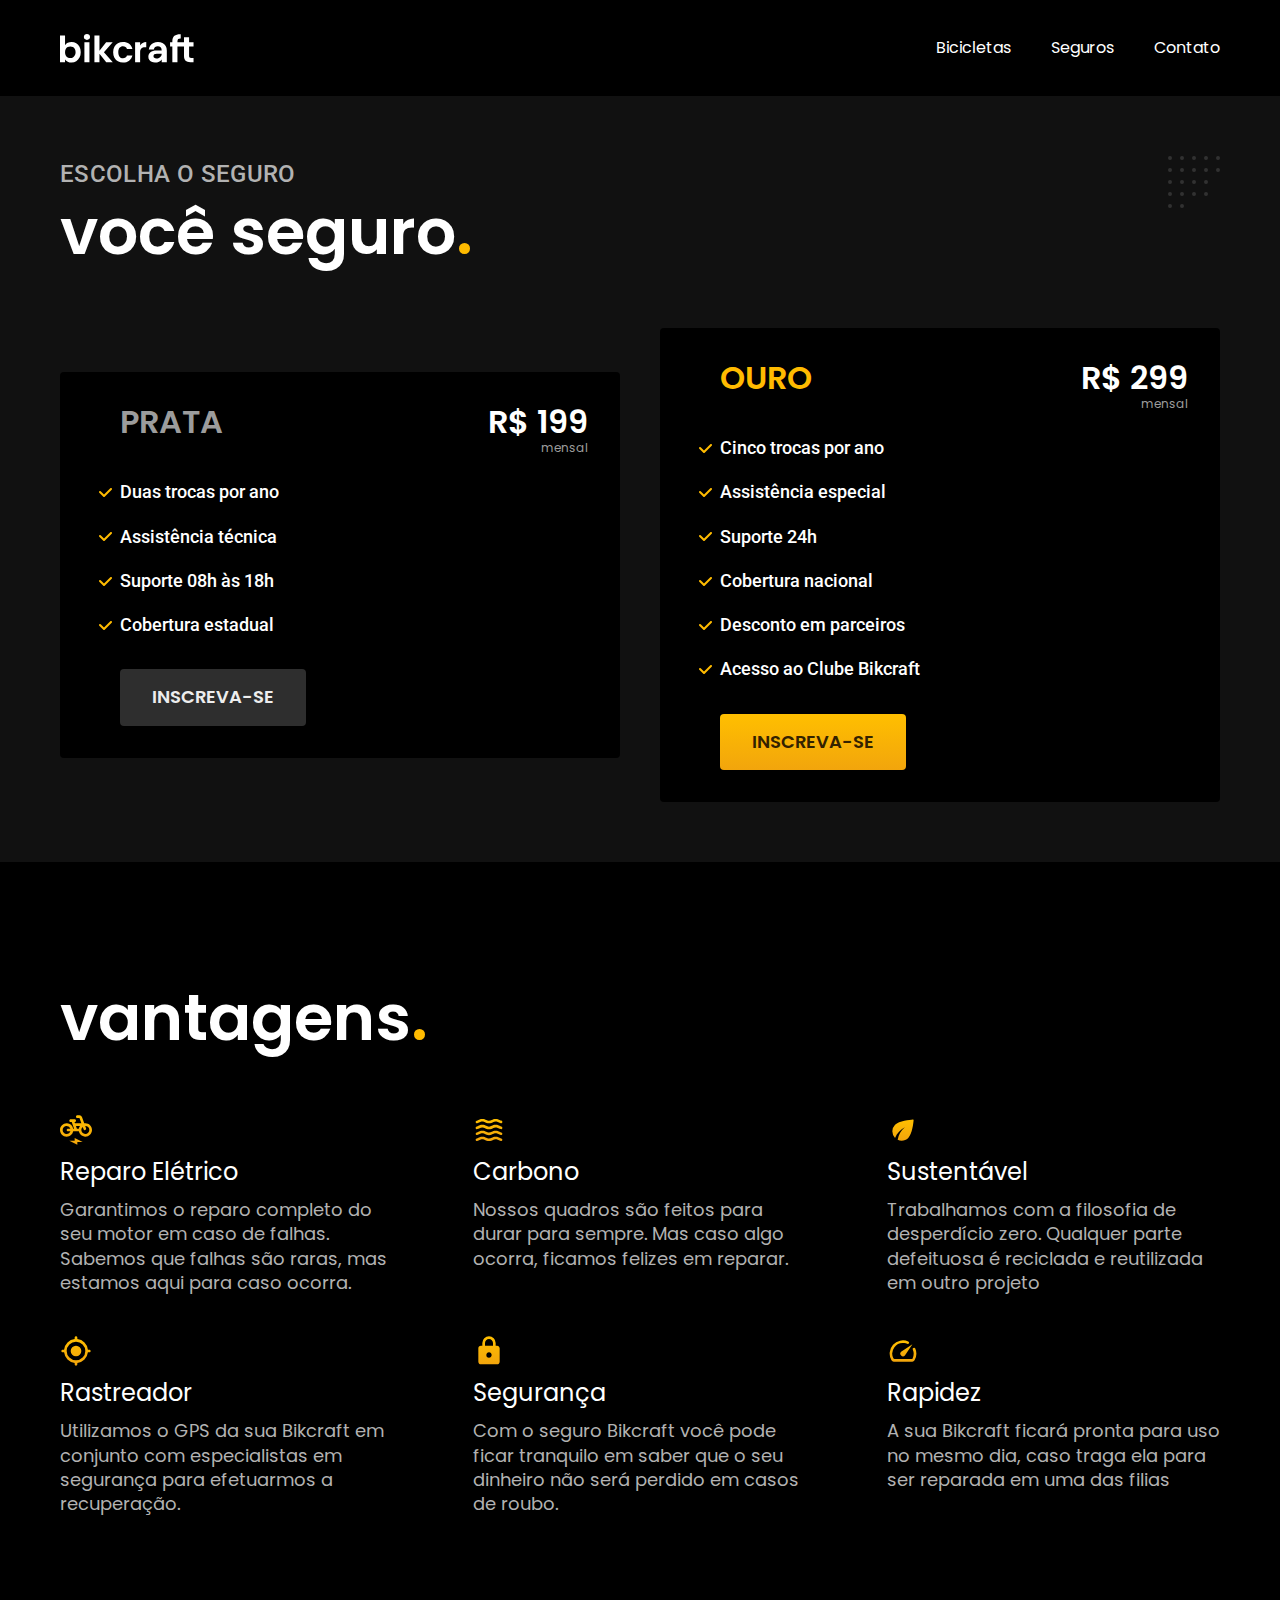
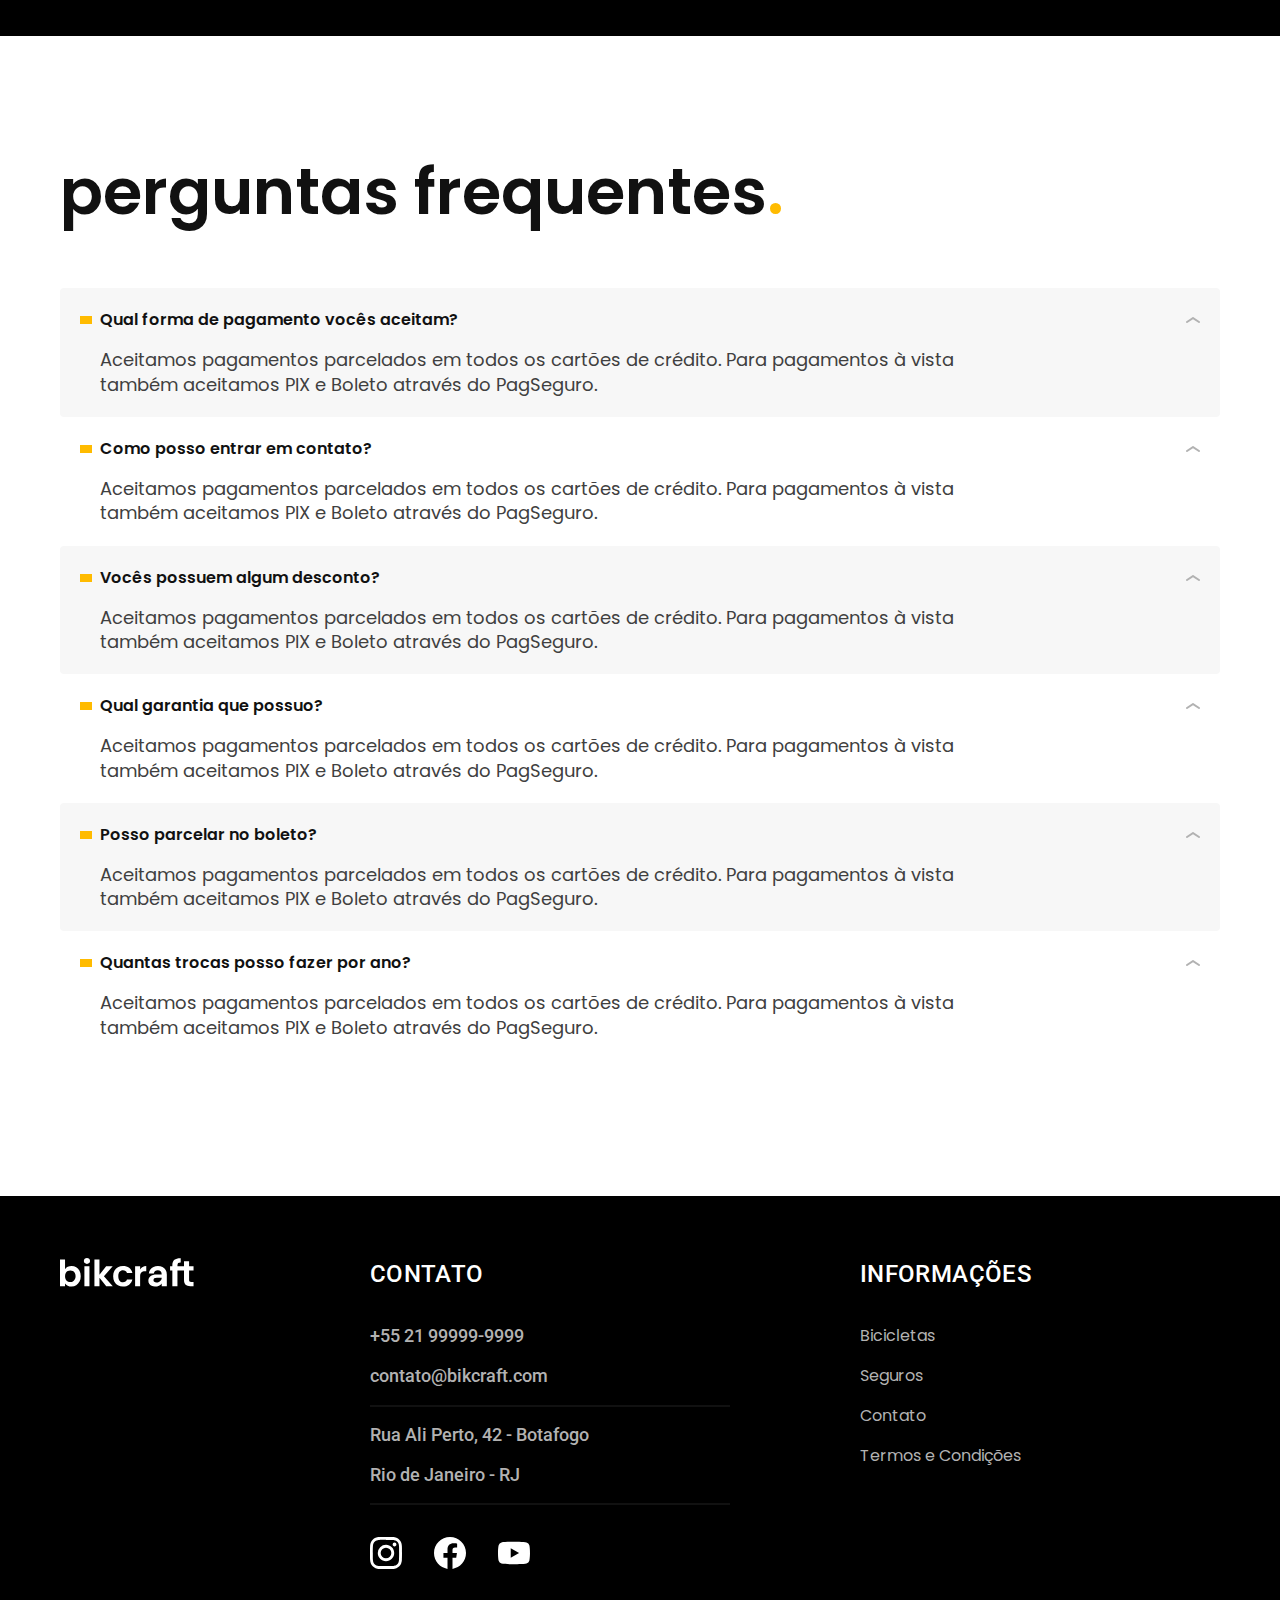
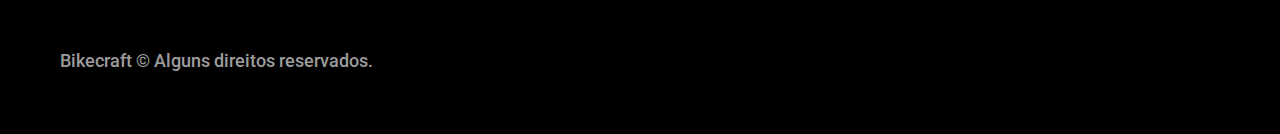
<file: seguros.html>
<!DOCTYPE html>

<html lang="pt-br">

<head>
  <meta charset="UTF-8">
  <meta name="viewport" content="width=device-width, initial-scale=1.0">
  <title>Seguros | Bikcraft</title>
  <meta name="description" content="Termos e Condições">
  <link rel="preload" href="./css/style.css" as="style">
  <link rel="stylesheet" href="./css/style.css">

  <link rel="preconnect" href="https://fonts.googleapis.com">
  <link rel="preconnect" href="https://fonts.gstatic.com" crossorigin>
  <link href="https://fonts.googleapis.com/css2?family=Merriweather:ital,wght@1,900&family=Poppins:wght@400;600&family=Roboto:wght@400;500&display=swap" rel="stylesheet">
</head>

<body id="seguros">
  <header class="header-bg">
    <div class="header container">
      <a href="./">
        <img src="./img/bikcraft.svg" alt="Bikcraft">
      </a>

      <nav aria-label="primaria">
        <ul class="header-menu font-1-m cor-0">
          <li><a href="./bicicletas.html">Bicicletas</a></li>
          <li><a href="./seguros.html">Seguros</a></li>
          <li><a href="./contato.html">Contato</a></li>
        </ul>
      </nav>
    </div>
  </header>

  <main class="seguros-bg">
    <div class="titulo-bg">
      <div class="titulo container">
        <p class="font-2-l-b cor-5">Escolha o seguro</p>
        <h1 class="font-1-xxl cor-0">você seguro<span class="cor-p1">.</span></h1>
      </div>
    </div>

    <div class="seguros container">
      <div class="seguros-item">
        <h3 class="font-1-xl cor-6">PRATA</h3>
        <span class="font-1-xl cor-0">R$ 199 <span class="font-1-xs cor-6">mensal</span></span>
        <ul class="font-2-m cor-0">
          <li>Duas trocas por ano</li>
          <li>Assistência técnica</li>
          <li>Suporte 08h às 18h</li>
          <li>Cobertura estadual</li>
        </ul>
        <a class="botao secundario" href="./orcamento.html">Inscreva-se</a>
      </div>
      <div class="seguros-item">
        <h3 class="font-1-xl cor-p1">OURO</h3>
        <span class="font-1-xl cor-0">R$ 299 <span class="font-1-xs cor-6">mensal</span></span>
        <ul class="font-2-m cor-0">
          <li>Cinco trocas por ano</li>
          <li>Assistência especial</li>
          <li>Suporte 24h</li>
          <li>Cobertura nacional</li>
          <li>Desconto em parceiros</li>
          <li>Acesso ao Clube Bikcraft</li>
        </ul>
        <a class="botao" href="./orcamento.html">Inscreva-se</a>
      </div>
    </div>
  </main>

  <article class="vantagens-bg">
    <div class="vantagens container">
      <h2 class="font-1-xxl cor-0">vantagens<span class="cor-p1">.</span></h2>
      <ul>
        <li>
          <img src="./img/icones/eletrica.svg" alt="">
          <h3 class="font-1-l cor-0">Reparo Elétrico</h3>
          <p class="font-2-s cor-5">Garantimos o reparo completo do seu motor em caso de falhas. Sabemos que falhas são raras, mas estamos aqui para caso ocorra.</p>
        </li>
        <li>
          <img src="./img/icones/carbono.svg" alt="">
          <h3 class="font-1-l cor-0">Carbono</h3>
          <p class="font-2-s cor-5">Nossos quadros são feitos para durar para sempre. Mas caso algo ocorra, ficamos felizes em reparar.</p>
        </li>
        <li>
          <img src="./img/icones/sustentavel.svg" alt="">
          <h3 class="font-1-l cor-0">Sustentável</h3>
          <p class="font-2-s cor-5">Trabalhamos com a filosofia de desperdício zero. Qualquer parte defeituosa é reciclada e reutilizada em outro projeto</p>
        </li>
        <li>
          <img src="./img/icones/rastreador.svg" alt="">
          <h3 class="font-1-l cor-0">Rastreador</h3>
          <p class="font-2-s cor-5">Utilizamos o GPS da sua Bikcraft em conjunto com especialistas em segurança para efetuarmos a recuperação.</p>
        </li>
        <li>
          <img src="./img/icones/seguro.svg" alt="">
          <h3 class="font-1-l cor-0">Segurança</h3>
          <p class="font-2-s cor-5">Com o seguro Bikcraft você pode ficar tranquilo em saber que o seu dinheiro não será perdido em casos de roubo.</p>
        </li>
        <li>
          <img src="./img/icones/velocidade.svg" alt="">
          <h3 class="font-1-l cor-0">Rapidez</h3>
          <p class="font-2-s cor-5">A sua Bikcraft ficará pronta para uso no mesmo dia, caso traga ela para ser reparada em uma das filias</p>
        </li>
      </ul>
    </div>
  </article>

  <article class="perguntas container">
    <h2 class="font-1-xxl">perguntas frequentes<span class="cor-p1">.</span></h2>

    <dl>
      <div>
        <dt class="font-1-m-b">Qual forma de pagamento vocês aceitam?</dt>
        <dd class="font-2-s cor-9">Aceitamos pagamentos parcelados em todos os cartões de crédito. Para pagamentos à vista também aceitamos PIX e Boleto através do PagSeguro.</dd>
      </div>
      <div>
        <dt class="font-1-m-b">Como posso entrar em contato?</dt>
        <dd class="font-2-s cor-9">Aceitamos pagamentos parcelados em todos os cartões de crédito. Para pagamentos à vista também aceitamos PIX e Boleto através do PagSeguro.</dd>
      </div>
      <div>
        <dt class="font-1-m-b">Vocês possuem algum desconto?</dt>
        <dd class="font-2-s cor-9">Aceitamos pagamentos parcelados em todos os cartões de crédito. Para pagamentos à vista também aceitamos PIX e Boleto através do PagSeguro.</dd>
      </div>
      <div>
        <dt class="font-1-m-b">Qual garantia que possuo?</dt>
        <dd class="font-2-s cor-9">Aceitamos pagamentos parcelados em todos os cartões de crédito. Para pagamentos à vista também aceitamos PIX e Boleto através do PagSeguro.</dd>
      </div>
      <div>
        <dt class="font-1-m-b">Posso parcelar no boleto?</dt>
        <dd class="font-2-s cor-9">Aceitamos pagamentos parcelados em todos os cartões de crédito. Para pagamentos à vista também aceitamos PIX e Boleto através do PagSeguro.</dd>
      </div>
      <div>
        <dt class="font-1-m-b">Quantas trocas posso fazer por ano?</dt>
        <dd class="font-2-s cor-9">Aceitamos pagamentos parcelados em todos os cartões de crédito. Para pagamentos à vista também aceitamos PIX e Boleto através do PagSeguro.</dd>
      </div>
    </dl>
  </article>

  <footer class="footer-bg">
    <div class="footer container">
      <img src="./img/bikcraft.svg" alt="Bikcraft">
      <div class="footer-contato">
        <h3 class="font-2-l-b cor-0">Contato</h3>
        <ul>
          <li><a class="font-2-m cor-5" href="tel:+552199999-9999">+55 21 99999-9999</a></li>
          <li><a class="font-2-m cor-5" href="mailto:contato@bikcraft.com">contato@bikcraft.com</a></li>
          <li class="font-2-m cor-5">Rua Ali Perto, 42 - Botafogo</li>
          <li class="font-2-m cor-5">Rio de Janeiro - RJ</li>
        </ul>
        <div class="footer-redes">
          <a href="./">
            <img src="./img/redes/instagram.svg" alt="Instagram">
          </a>
          <a href="./">
            <img src="./img/redes/facebook.svg" alt="Facebook">
          </a>
          <a href="./">
            <img src="./img/redes/youtube.svg" alt="Youtube">
          </a>
        </div>
      </div>
      <div class="footer-informacoes">
        <h3 class="font-2-l-b cor-0">Informações</h3>
        <nav>
          <ul>
            <li><a class="font-1-m cor-5" href="./bicicletas.html">Bicicletas</a></li>
            <li><a class="font-1-m cor-5" href="./seguros.html">Seguros</a></li>
            <li><a class="font-1-m cor-5" href="./contato.html">Contato</a></li>
            <li><a class="font-1-m cor-5" href="./termos.html">Termos e Condições</a></li>
          </ul>
        </nav>
      </div>
      <p class="footer-copy font-2-m cor-6">Bikecraft © Alguns direitos reservados.</p>
    </div>
  </footer>
</body>

</html>
</file>
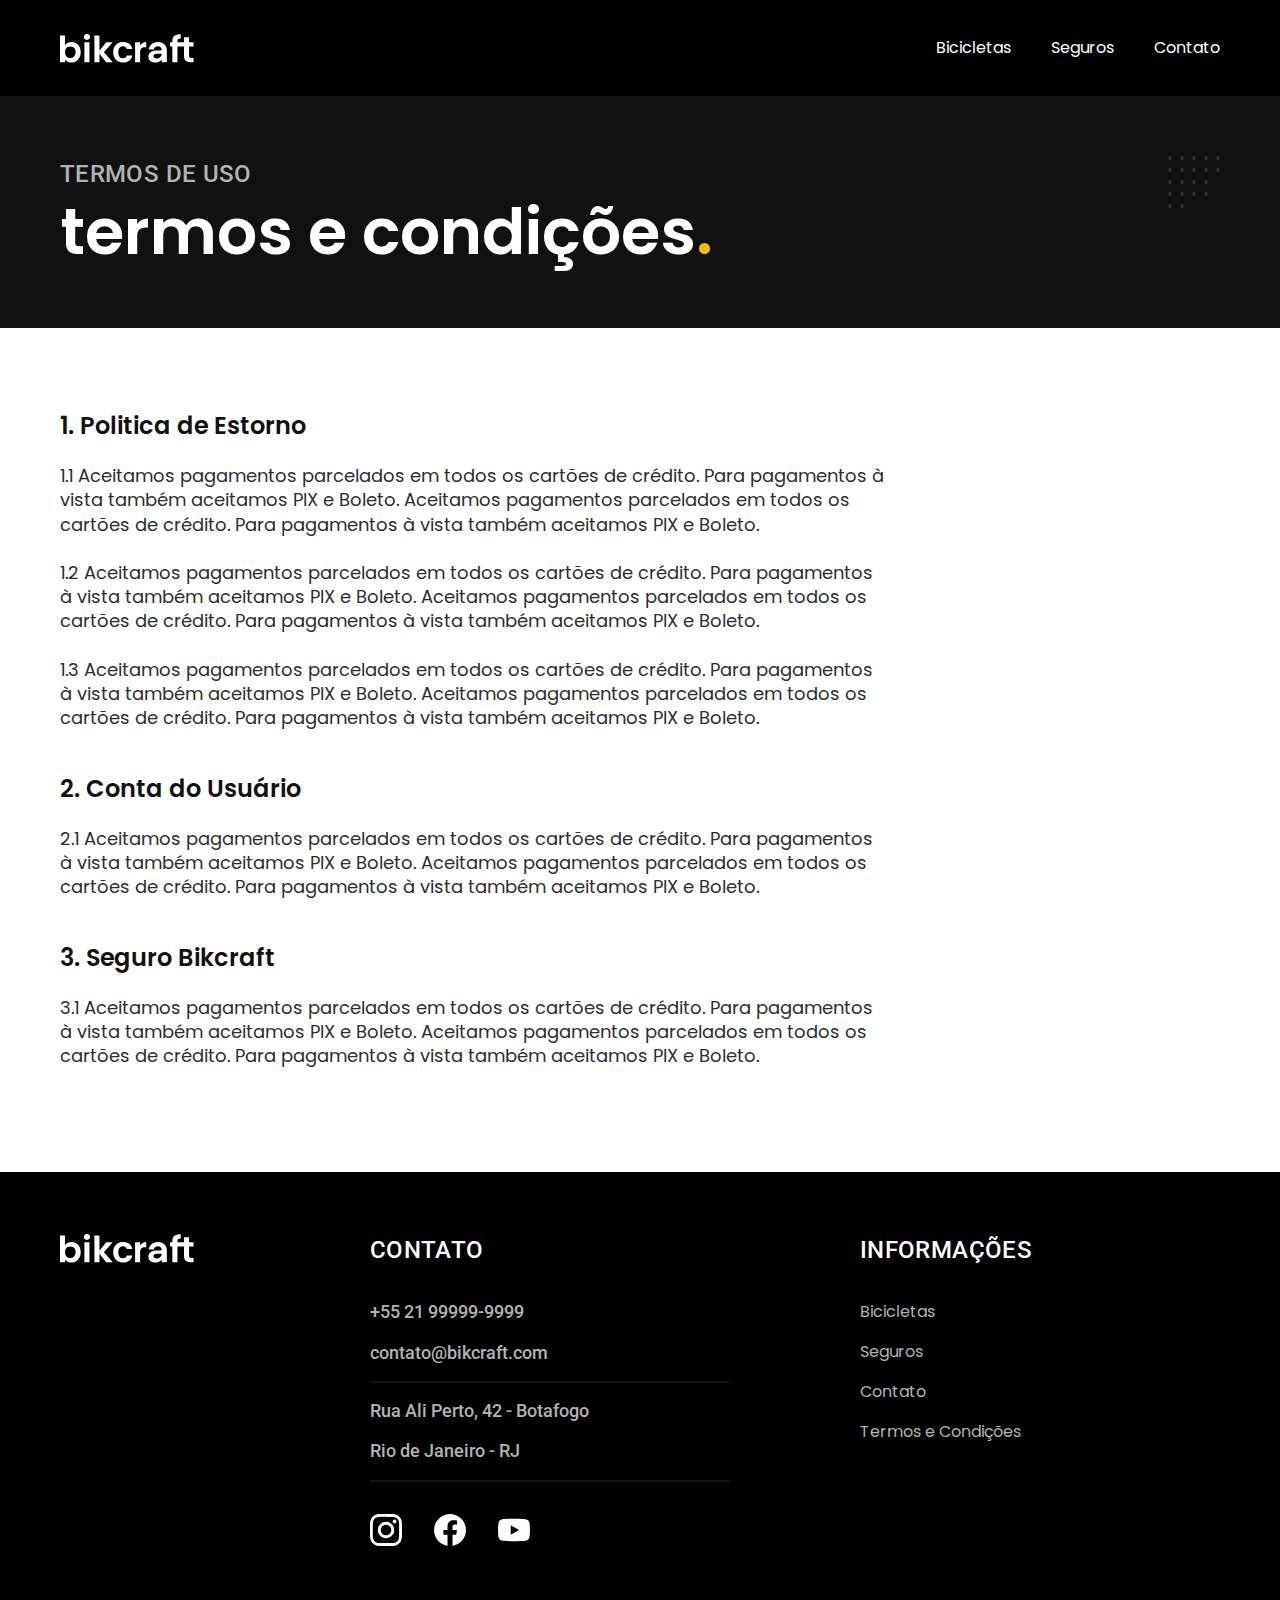
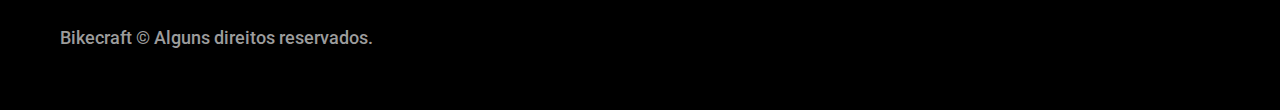
<file: termos.html>
<!DOCTYPE html>

<html lang="pt-br">

<head>
  <meta charset="UTF-8">
  <meta name="viewport" content="width=device-width, initial-scale=1.0">
  <title>Termos e Condições | Bikcraft</title>
  <meta name="description" content="Termos e Condições">
  <link rel="preload" href="./css/style.css" as="style">
  <link rel="stylesheet" href="./css/style.css">

  <link rel="preconnect" href="https://fonts.googleapis.com">
  <link rel="preconnect" href="https://fonts.gstatic.com" crossorigin>
  <link href="https://fonts.googleapis.com/css2?family=Merriweather:ital,wght@1,900&family=Poppins:wght@400;600&family=Roboto:wght@400;500&display=swap" rel="stylesheet">
</head>

<body id="termos">
  <header class="header-bg">
    <div class="header container">
      <a href="./">
        <img src="./img/bikcraft.svg" alt="Bikcraft">
      </a>

      <nav aria-label="primaria">
        <ul class="header-menu font-1-m cor-0">
          <li><a href="./bicicletas.html">Bicicletas</a></li>
          <li><a href="./seguros.html">Seguros</a></li>
          <li><a href="./contato.html">Contato</a></li>
        </ul>
      </nav>
    </div>
  </header>

  <main>
    <div class="titulo-bg">
      <div class="titulo container">
        <p class="font-2-l-b cor-5">Termos de uso</p>
        <h1 class="font-1-xxl cor-0">termos e condições<span class="cor-p1">.</span></h1>
      </div>
    </div>

    <div class="termos font-2-s cor-10 container">
      <h2 class="font-1-l cor-11">1. Politica de Estorno</h2>
      <p>1.1 Aceitamos pagamentos parcelados em todos os cartões de crédito. Para pagamentos à vista também aceitamos PIX e Boleto. Aceitamos pagamentos parcelados em todos os cartões de crédito. Para pagamentos à vista também aceitamos PIX e Boleto.</p>
      <p>1.2 Aceitamos pagamentos parcelados em todos os cartões de crédito. Para pagamentos à vista também aceitamos PIX e Boleto. Aceitamos pagamentos parcelados em todos os cartões de crédito. Para pagamentos à vista também aceitamos PIX e Boleto.</p>
      <p>1.3 Aceitamos pagamentos parcelados em todos os cartões de crédito. Para pagamentos à vista também aceitamos PIX e Boleto. Aceitamos pagamentos parcelados em todos os cartões de crédito. Para pagamentos à vista também aceitamos PIX e Boleto.</p>
      <h2 class="font-1-l cor-11">2. Conta do Usuário</h2>
      <p>2.1 Aceitamos pagamentos parcelados em todos os cartões de crédito. Para pagamentos à vista também aceitamos PIX e Boleto. Aceitamos pagamentos parcelados em todos os cartões de crédito. Para pagamentos à vista também aceitamos PIX e Boleto.</p>
      <h2 class="font-1-l cor-11">3. Seguro Bikcraft</h2>
      <p>3.1 Aceitamos pagamentos parcelados em todos os cartões de crédito. Para pagamentos à vista também aceitamos PIX e Boleto. Aceitamos pagamentos parcelados em todos os cartões de crédito. Para pagamentos à vista também aceitamos PIX e Boleto.</p>
    </div>
  </main>

  <footer class="footer-bg">
    <div class="footer container">
      <img src="./img/bikcraft.svg" alt="Bikcraft">
      <div class="footer-contato">
        <h3 class="font-2-l-b cor-0">Contato</h3>
        <ul>
          <li><a class="font-2-m cor-5" href="tel:+552199999-9999">+55 21 99999-9999</a></li>
          <li><a class="font-2-m cor-5" href="mailto:contato@bikcraft.com">contato@bikcraft.com</a></li>
          <li class="font-2-m cor-5">Rua Ali Perto, 42 - Botafogo</li>
          <li class="font-2-m cor-5">Rio de Janeiro - RJ</li>
        </ul>
        <div class="footer-redes">
          <a href="./">
            <img src="./img/redes/instagram.svg" alt="Instagram">
          </a>
          <a href="./">
            <img src="./img/redes/facebook.svg" alt="Facebook">
          </a>
          <a href="./">
            <img src="./img/redes/youtube.svg" alt="Youtube">
          </a>
        </div>
      </div>
      <div class="footer-informacoes">
        <h3 class="font-2-l-b cor-0">Informações</h3>
        <nav>
          <ul>
            <li><a class="font-1-m cor-5" href="./bicicletas.html">Bicicletas</a></li>
            <li><a class="font-1-m cor-5" href="./seguros.html">Seguros</a></li>
            <li><a class="font-1-m cor-5" href="./contato.html">Contato</a></li>
            <li><a class="font-1-m cor-5" href="./termos.html">Termos e Condições</a></li>
          </ul>
        </nav>
      </div>
      <p class="footer-copy font-2-m cor-6">Bikecraft © Alguns direitos reservados.</p>
    </div>
  </footer>
</body>

</html>
</file>
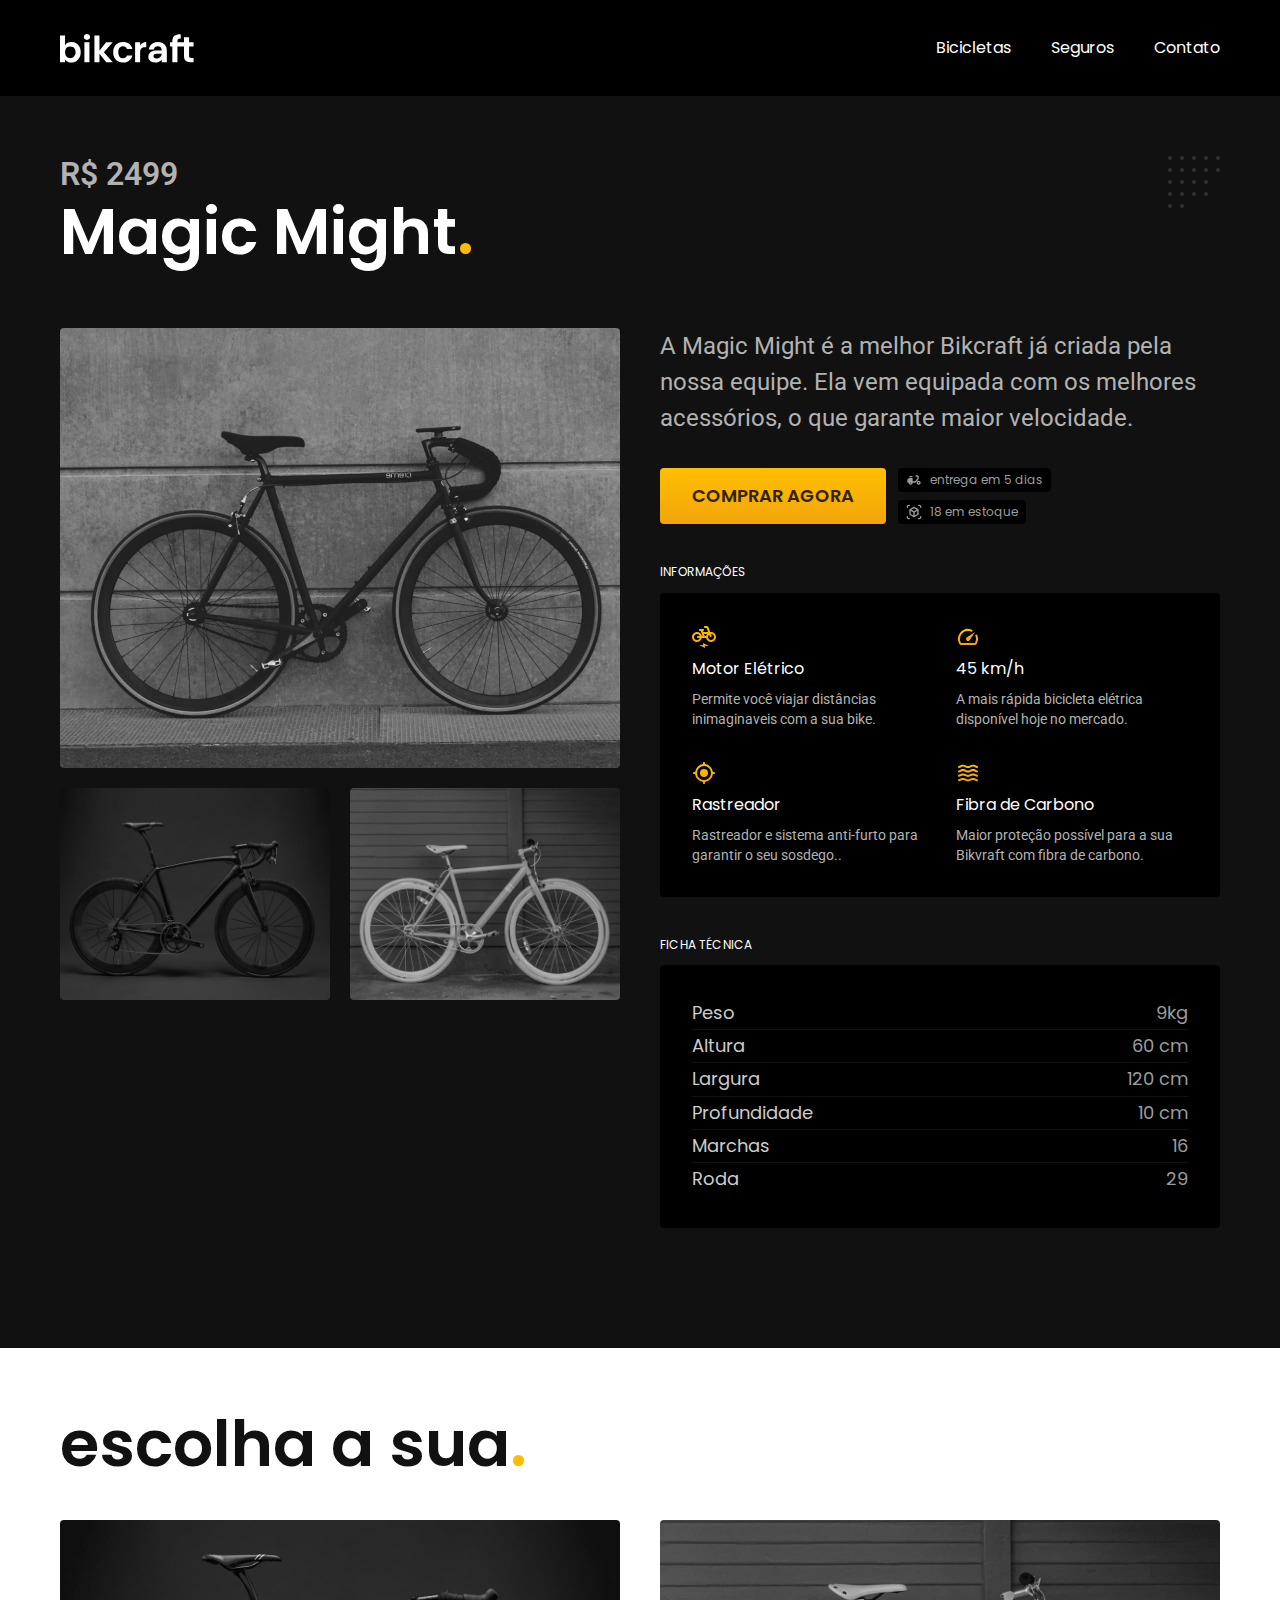
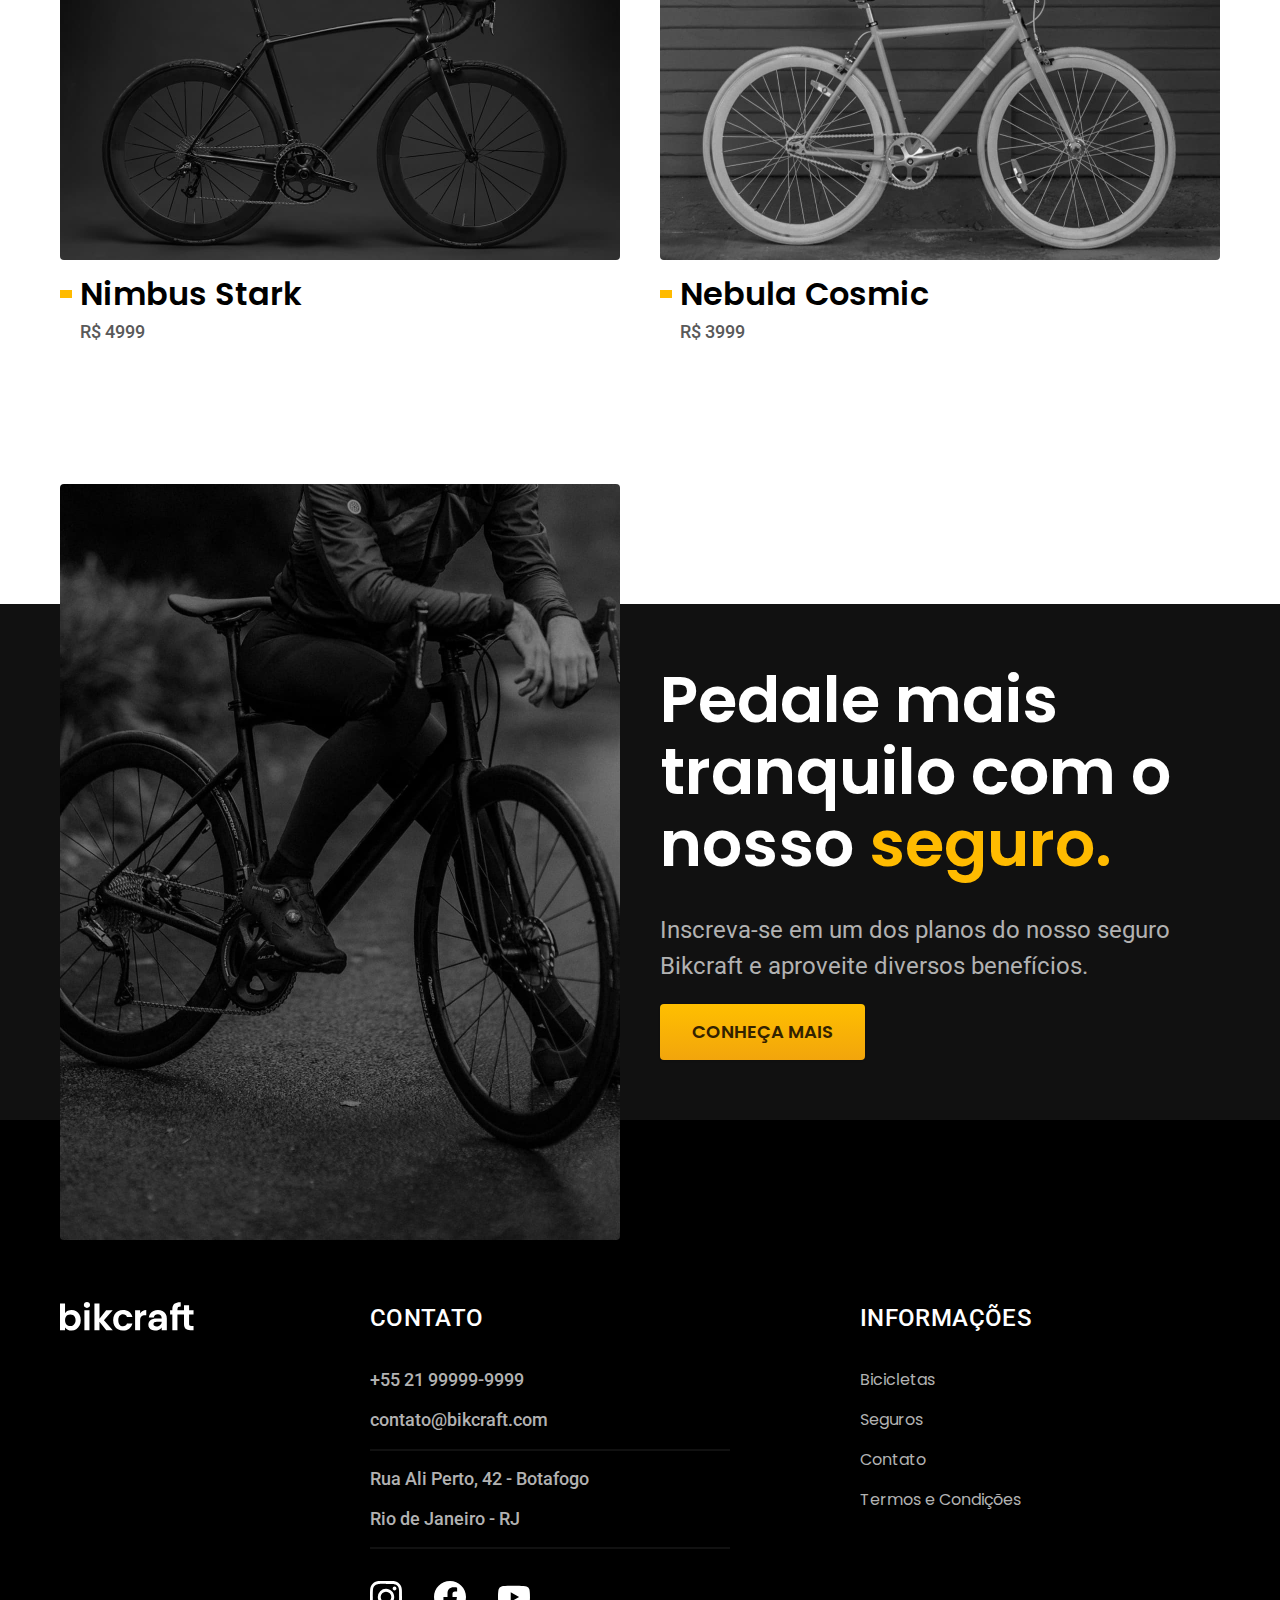
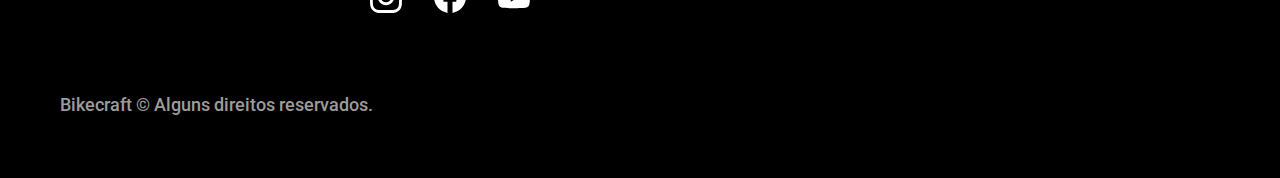
<file: bicicletas/magic.html>
<!DOCTYPE html>

<html lang="pt-br">

<head>
  <meta charset="UTF-8">
  <meta name="viewport" content="width=device-width, initial-scale=1.0">
  <title>Magic | Bikcraft</title>
  <meta name="description" content="Termos e Condições">
  <link rel="stylesheet" href="../css/style.css">

  <link rel="preconnect" href="https://fonts.googleapis.com">
  <link rel="preconnect" href="https://fonts.gstatic.com" crossorigin>
  <link href="https://fonts.googleapis.com/css2?family=Merriweather:ital,wght@1,900&family=Poppins:wght@400;600&family=Roboto:wght@400;500&display=swap" rel="stylesheet">
</head>

<body id="bicicleta">
  <header class="header-bg">
    <div class="header container">
      <a href="../">
        <img src="../img/bikcraft.svg" alt="Bikcraft">
      </a>

      <nav aria-label="primaria">
        <ul class="header-menu font-1-m cor-0">
          <li><a href="../bicicletas.html">Bicicletas</a></li>
          <li><a href="../seguros.html">Seguros</a></li>
          <li><a href="../contato.html">Contato</a></li>
        </ul>
      </nav>
    </div>
  </header>

  <main class="titulo-bg">
    <div>
      <div class="titulo container">
        <p class="font-2-xl cor-5">R$ 2499</p>
        <h1 class="font-1-xxl cor-0">Magic Might<span class="cor-p1">.</span></h1>
      </div>
    </div>
    <div class="bicicleta container">
      <div class="bicicleta-imagens">
        <img src="../img/bicicleta/nimbus2.jpg" alt="">
        <img src="../img/bicicleta/nimbus1.jpg" alt="">
        <img src="../img/bicicleta/nimbus3.jpg" alt="">
      </div>
      <div class="bicicleta-conteudo">
        <p class="font-2-l cor-5">A Magic Might é a melhor Bikcraft já criada pela nossa equipe. Ela vem equipada com os melhores acessórios, o que garante maior velocidade.</p>
        <div class="bicicleta-comprar">
          <a class="botao" href="../orcamento.html">Comprar Agora</a>
          <span class="font-1-xs cor-6"><img src="../img/icones/entrega.svg" alt="">entrega em 5 dias</span>
          <span class="font-1-xs cor-6"><img src="../img/icones/estoque.svg" alt="">18 em estoque</span>
        </div>

        <h2 class="font-1-xs cor-0">Informações</h2>
        <ul class="bicicleta-informacoes">
          <li>
            <img src="../img/icones/eletrica.svg" alt="">
            <h3 class="font-1-m cor-0">Motor Elétrico</h3>
            <p class="font-2-xs cor-5">Permite você viajar distâncias inimaginaveis com a sua bike.</p>
          </li>
          <li>
            <img src="../img/icones/velocidade.svg" alt="">
            <h3 class="font-1-m cor-0">45 km/h</h3>
            <p class="font-2-xs cor-5">A mais rápida bicicleta elétrica disponível hoje no mercado.</p>
          </li>
          <li>
            <img src="../img/icones/rastreador.svg" alt="">
            <h3 class="font-1-m cor-0">Rastreador</h3>
            <p class="font-2-xs cor-5">Rastreador e sistema anti-furto para garantir o seu sosdego..</p>
          </li>
          <li>
            <img src="../img/icones/carbono.svg" alt="">
            <h3 class="font-1-m cor-0">Fibra de Carbono</h3>
            <p class="font-2-xs cor-5">Maior proteção possível para a sua Bikvraft com fibra de carbono.</p>
          </li>
        </ul>
        <h2 class="font-1-xs cor-0">Ficha técnica</h2>
        <ul class="bicicleta-ficha font-2-s cor-4">
          <li>Peso <span>9kg</span></li>
          <li>Altura <span>60 cm</span></li>
          <li>Largura <span>120 cm</span></li>
          <li>Profundidade <span>10 cm</span></li>
          <li>Marchas <span>16</span></li>
          <li>Roda <span>29</span></li>
        </ul>
      </div>
    </div>
  </main>

  <article class="bicicletas-lista container">
    <h2 class="font-1-xxl">escolha a sua<span class="cor-p1">.</span></h2>

    <ul>
      <li>
        <a href="./nimbus.html">
          <img src="../img/bicicletas/nimbus.jpg" alt="Bicicleta preta">
          <h3 class="font-1-xl">Nimbus Stark</h3>
          <span class="font-2-m cor-8">R$ 4999</span>
        </a>
      </li>
      <li>
        <a href="./nebula.html">
          <img src="../img/bicicletas/nebula.jpg" alt="Bicicleta preta">
          <h3 class="font-1-xl"">Nebula Cosmic</h3>
          <span class=" font-2-m cor-8">R$ 3999</span>
        </a>
      </li>
    </ul>
  </article>

  <article class="seguro-bg">
    <div class="seguro container">
      <div class="seguro-imagem">
        <img src="../img/fotos/seguros.jpg" alt="Pessoa parada em cima de uma bicicleta">
      </div>
      <div class="seguro-conteudo">
        <h2 class="font-1-xxl cor-0">Pedale mais tranquilo com o nosso <span class="cor-p1">seguro.</span></h2>
        <p class="font-2-l cor-5">Inscreva-se em um dos planos do nosso seguro Bikcraft e aproveite diversos benefícios.</p>
        <a class="botao" href="../seguros.html">Conheça Mais</a>
      </div>
    </div>
  </article>

  <footer class="footer-bg">
    <div class="footer container">
      <img src="../img/bikcraft.svg" alt="Bikcraft">
      <div class="footer-contato">
        <h3 class="font-2-l-b cor-0">Contato</h3>
        <ul>
          <li><a class="font-2-m cor-5" href="tel:+552199999-9999">+55 21 99999-9999</a></li>
          <li><a class="font-2-m cor-5" href="mailto:contato@bikcraft.com">contato@bikcraft.com</a></li>
          <li class="font-2-m cor-5">Rua Ali Perto, 42 - Botafogo</li>
          <li class="font-2-m cor-5">Rio de Janeiro - RJ</li>
        </ul>
        <div class="footer-redes">
          <a href="../">
            <img src="../img/redes/instagram.svg" alt="Instagram">
          </a>
          <a href="../">
            <img src="../img/redes/facebook.svg" alt="Facebook">
          </a>
          <a href="../">
            <img src="../img/redes/youtube.svg" alt="Youtube">
          </a>
        </div>
      </div>
      <div class="footer-informacoes">
        <h3 class="font-2-l-b cor-0">Informações</h3>
        <nav>
          <ul>
            <li><a class="font-1-m cor-5" href="../bicicletas.html">Bicicletas</a></li>
            <li><a class="font-1-m cor-5" href="../seguros.html">Seguros</a></li>
            <li><a class="font-1-m cor-5" href="../contato.html">Contato</a></li>
            <li><a class="font-1-m cor-5" href="../termos.html">Termos e Condições</a></li>
          </ul>
        </nav>
      </div>
      <p class="footer-copy font-2-m cor-6">Bikecraft © Alguns direitos reservados.</p>
    </div>
  </footer>
</body>

</html>
</file>
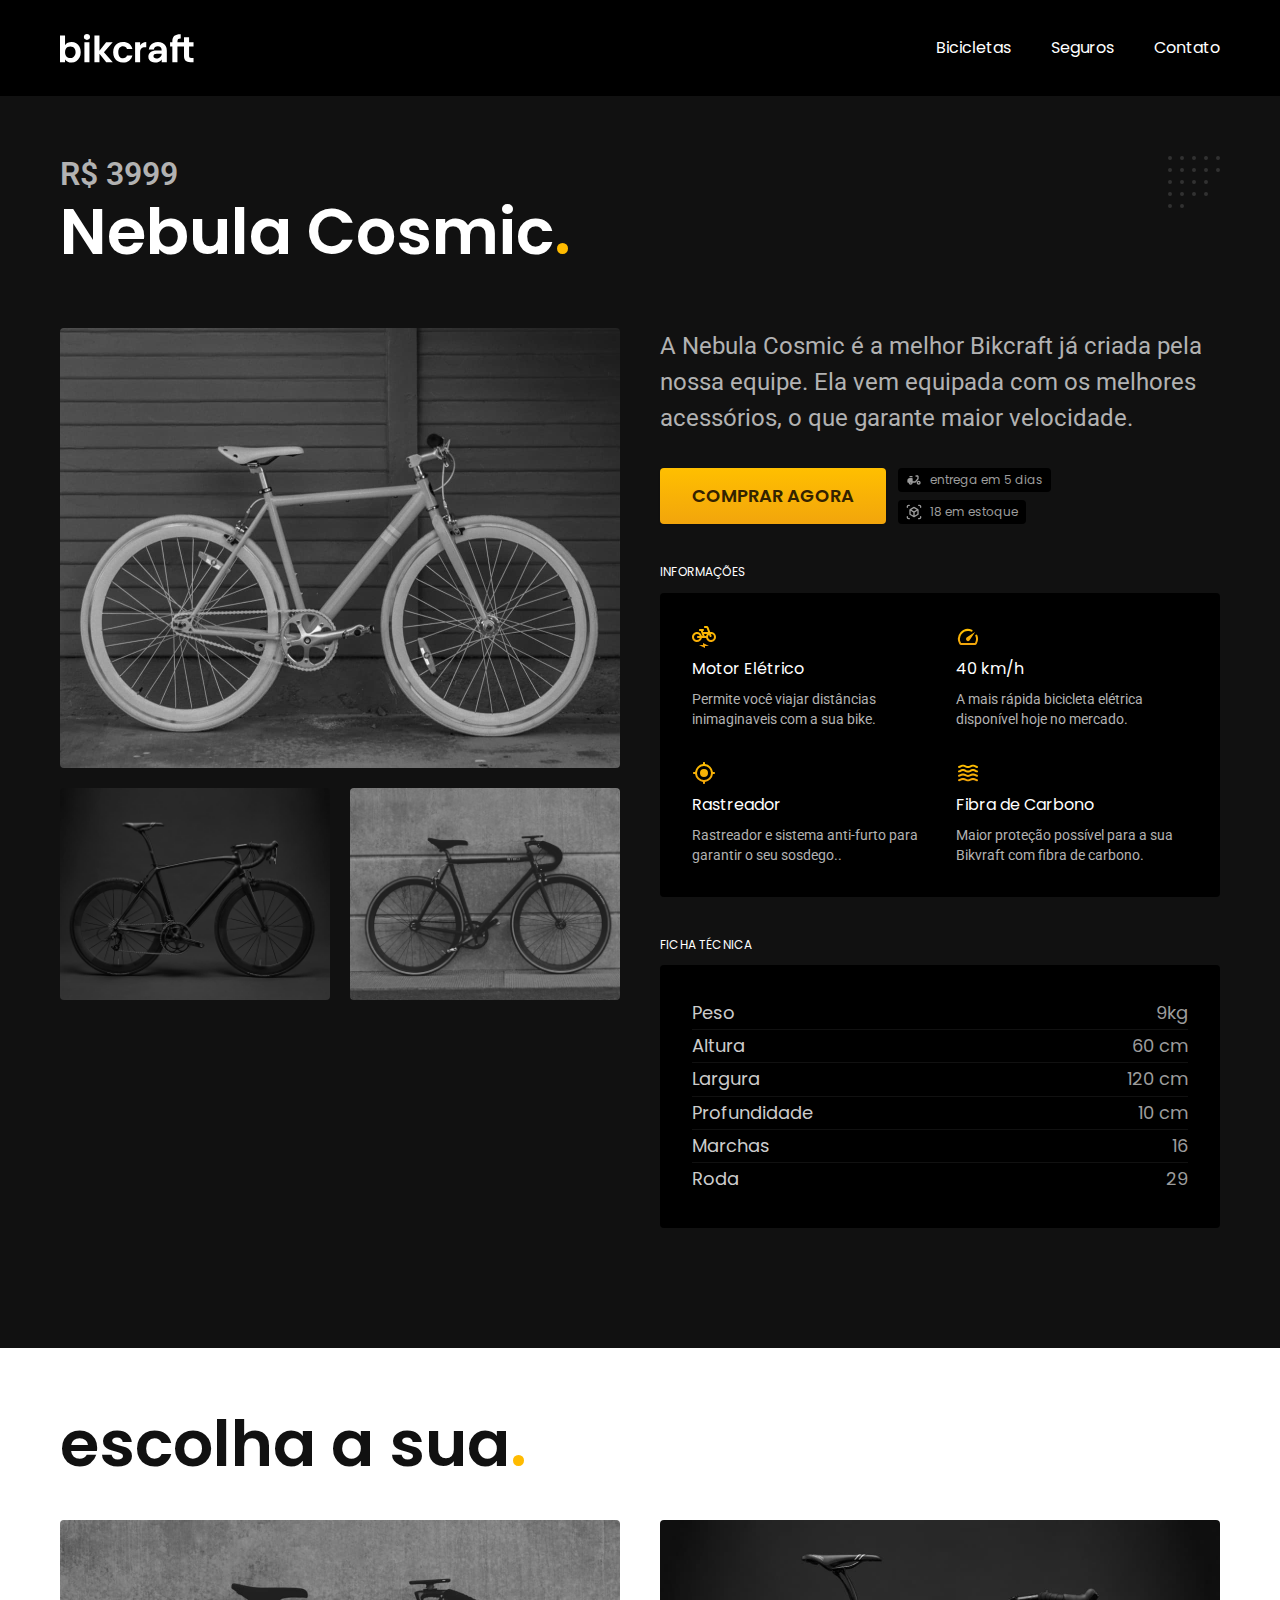
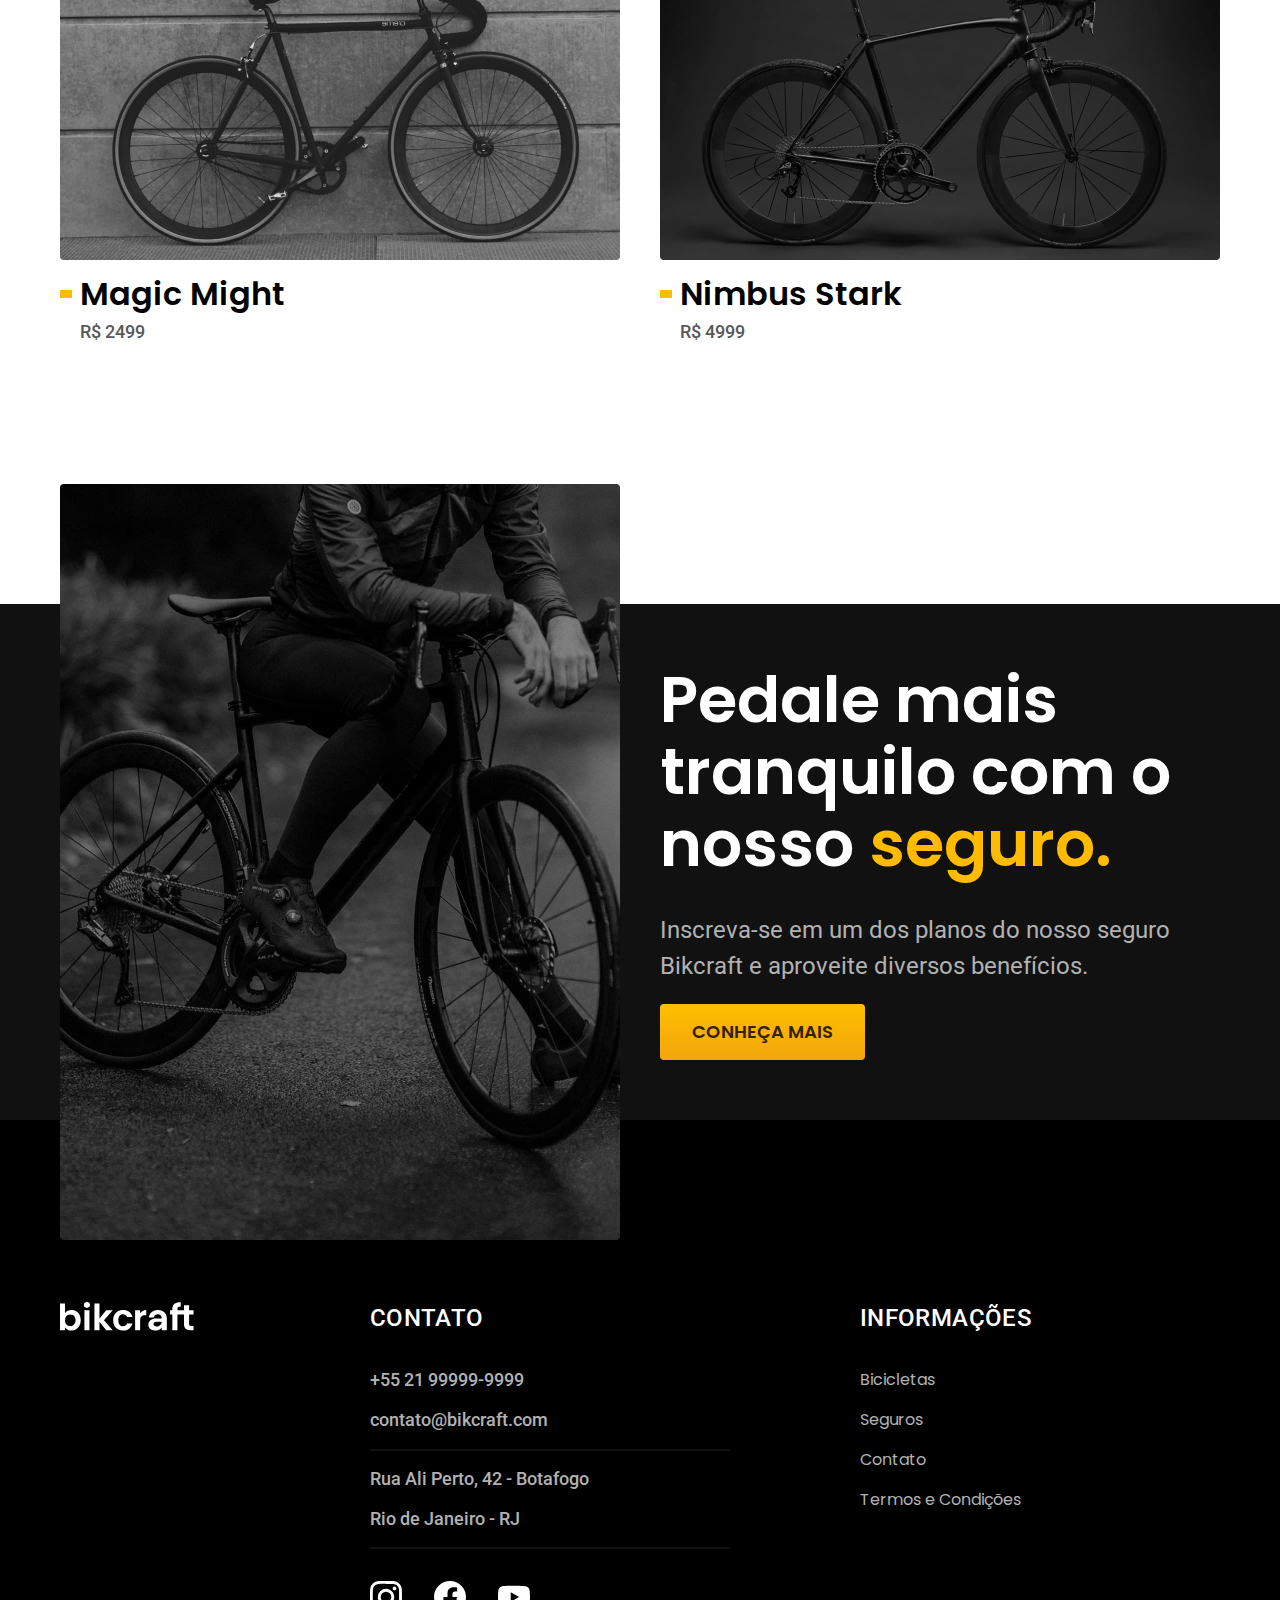
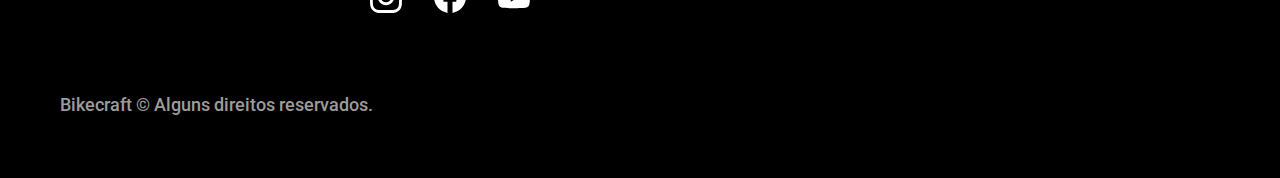
<file: bicicletas/nebula.html>
<!DOCTYPE html>

<html lang="pt-br">

<head>
  <meta charset="UTF-8">
  <meta name="viewport" content="width=device-width, initial-scale=1.0">
  <title>Nebula | Bikcraft</title>
  <meta name="description" content="Termos e Condições">
  <link rel="stylesheet" href="../css/style.css">

  <link rel="preconnect" href="https://fonts.googleapis.com">
  <link rel="preconnect" href="https://fonts.gstatic.com" crossorigin>
  <link href="https://fonts.googleapis.com/css2?family=Merriweather:ital,wght@1,900&family=Poppins:wght@400;600&family=Roboto:wght@400;500&display=swap" rel="stylesheet">
</head>

<body id="bicicleta">
  <header class="header-bg">
    <div class="header container">
      <a href="../">
        <img src="../img/bikcraft.svg" alt="Bikcraft">
      </a>

      <nav aria-label="primaria">
        <ul class="header-menu font-1-m cor-0">
          <li><a href="../bicicletas.html">Bicicletas</a></li>
          <li><a href="../seguros.html">Seguros</a></li>
          <li><a href="../contato.html">Contato</a></li>
        </ul>
      </nav>
    </div>
  </header>

  <main class="titulo-bg">
    <div>
      <div class="titulo container">
        <p class="font-2-xl cor-5">R$ 3999</p>
        <h1 class="font-1-xxl cor-0">Nebula Cosmic<span class="cor-p1">.</span></h1>
      </div>
    </div>
    <div class="bicicleta container">
      <div class="bicicleta-imagens">
        <img src="../img/bicicleta/nimbus3.jpg" alt="">
        <img src="../img/bicicleta/nimbus1.jpg" alt="">
        <img src="../img/bicicleta/nimbus2.jpg" alt="">
      </div>
      <div class="bicicleta-conteudo">
        <p class="font-2-l cor-5">A Nebula Cosmic é a melhor Bikcraft já criada pela nossa equipe. Ela vem equipada com os melhores acessórios, o que garante maior velocidade.</p>
        <div class="bicicleta-comprar">
          <a class="botao" href="../orcamento.html">Comprar Agora</a>
          <span class="font-1-xs cor-6"><img src="../img/icones/entrega.svg" alt="">entrega em 5 dias</span>
          <span class="font-1-xs cor-6"><img src="../img/icones/estoque.svg" alt="">18 em estoque</span>
        </div>

        <h2 class="font-1-xs cor-0">Informações</h2>
        <ul class="bicicleta-informacoes">
          <li>
            <img src="../img/icones/eletrica.svg" alt="">
            <h3 class="font-1-m cor-0">Motor Elétrico</h3>
            <p class="font-2-xs cor-5">Permite você viajar distâncias inimaginaveis com a sua bike.</p>
          </li>
          <li>
            <img src="../img/icones/velocidade.svg" alt="">
            <h3 class="font-1-m cor-0">40 km/h</h3>
            <p class="font-2-xs cor-5">A mais rápida bicicleta elétrica disponível hoje no mercado.</p>
          </li>
          <li>
            <img src="../img/icones/rastreador.svg" alt="">
            <h3 class="font-1-m cor-0">Rastreador</h3>
            <p class="font-2-xs cor-5">Rastreador e sistema anti-furto para garantir o seu sosdego..</p>
          </li>
          <li>
            <img src="../img/icones/carbono.svg" alt="">
            <h3 class="font-1-m cor-0">Fibra de Carbono</h3>
            <p class="font-2-xs cor-5">Maior proteção possível para a sua Bikvraft com fibra de carbono.</p>
          </li>
        </ul>
        <h2 class="font-1-xs cor-0">Ficha técnica</h2>
        <ul class="bicicleta-ficha font-2-s cor-4">
          <li>Peso <span>9kg</span></li>
          <li>Altura <span>60 cm</span></li>
          <li>Largura <span>120 cm</span></li>
          <li>Profundidade <span>10 cm</span></li>
          <li>Marchas <span>16</span></li>
          <li>Roda <span>29</span></li>
        </ul>
      </div>
    </div>
  </main>

  <article class="bicicletas-lista container">
    <h2 class="font-1-xxl">escolha a sua<span class="cor-p1">.</span></h2>

    <ul>
      <li>
        <a href="./magic.html">
          <img src="../img/bicicletas/magic.jpg" alt="Bicicleta preta">
          <h3 class="font-1-xl">Magic Might</h3>
          <span class="font-2-m cor-8">R$ 2499</span>
        </a>
      </li>
      <li>
        <a href="./nimbus.html">
          <img src="../img/bicicletas/nimbus.jpg" alt="Bicicleta preta">
          <h3 class="font-1-xl"">Nimbus Stark</h3>
          <span class=" font-2-m cor-8">R$ 4999</span>
        </a>
      </li>
    </ul>
  </article>

  <article class="seguro-bg">
    <div class="seguro container">
      <div class="seguro-imagem">
        <img src="../img/fotos/seguros.jpg" alt="Pessoa parada em cima de uma bicicleta">
      </div>
      <div class="seguro-conteudo">
        <h2 class="font-1-xxl cor-0">Pedale mais tranquilo com o nosso <span class="cor-p1">seguro.</span></h2>
        <p class="font-2-l cor-5">Inscreva-se em um dos planos do nosso seguro Bikcraft e aproveite diversos benefícios.</p>
        <a class="botao" href="../seguros.html">Conheça Mais</a>
      </div>
    </div>
  </article>

  <footer class="footer-bg">
    <div class="footer container">
      <img src="../img/bikcraft.svg" alt="Bikcraft">
      <div class="footer-contato">
        <h3 class="font-2-l-b cor-0">Contato</h3>
        <ul>
          <li><a class="font-2-m cor-5" href="tel:+552199999-9999">+55 21 99999-9999</a></li>
          <li><a class="font-2-m cor-5" href="mailto:contato@bikcraft.com">contato@bikcraft.com</a></li>
          <li class="font-2-m cor-5">Rua Ali Perto, 42 - Botafogo</li>
          <li class="font-2-m cor-5">Rio de Janeiro - RJ</li>
        </ul>
        <div class="footer-redes">
          <a href="../">
            <img src="../img/redes/instagram.svg" alt="Instagram">
          </a>
          <a href="../">
            <img src="../img/redes/facebook.svg" alt="Facebook">
          </a>
          <a href="../">
            <img src="../img/redes/youtube.svg" alt="Youtube">
          </a>
        </div>
      </div>
      <div class="footer-informacoes">
        <h3 class="font-2-l-b cor-0">Informações</h3>
        <nav>
          <ul>
            <li><a class="font-1-m cor-5" href="../bicicletas.html">Bicicletas</a></li>
            <li><a class="font-1-m cor-5" href="../seguros.html">Seguros</a></li>
            <li><a class="font-1-m cor-5" href="../contato.html">Contato</a></li>
            <li><a class="font-1-m cor-5" href="../termos.html">Termos e Condições</a></li>
          </ul>
        </nav>
      </div>
      <p class="footer-copy font-2-m cor-6">Bikecraft © Alguns direitos reservados.</p>
    </div>
  </footer>
</body>

</html>
</file>
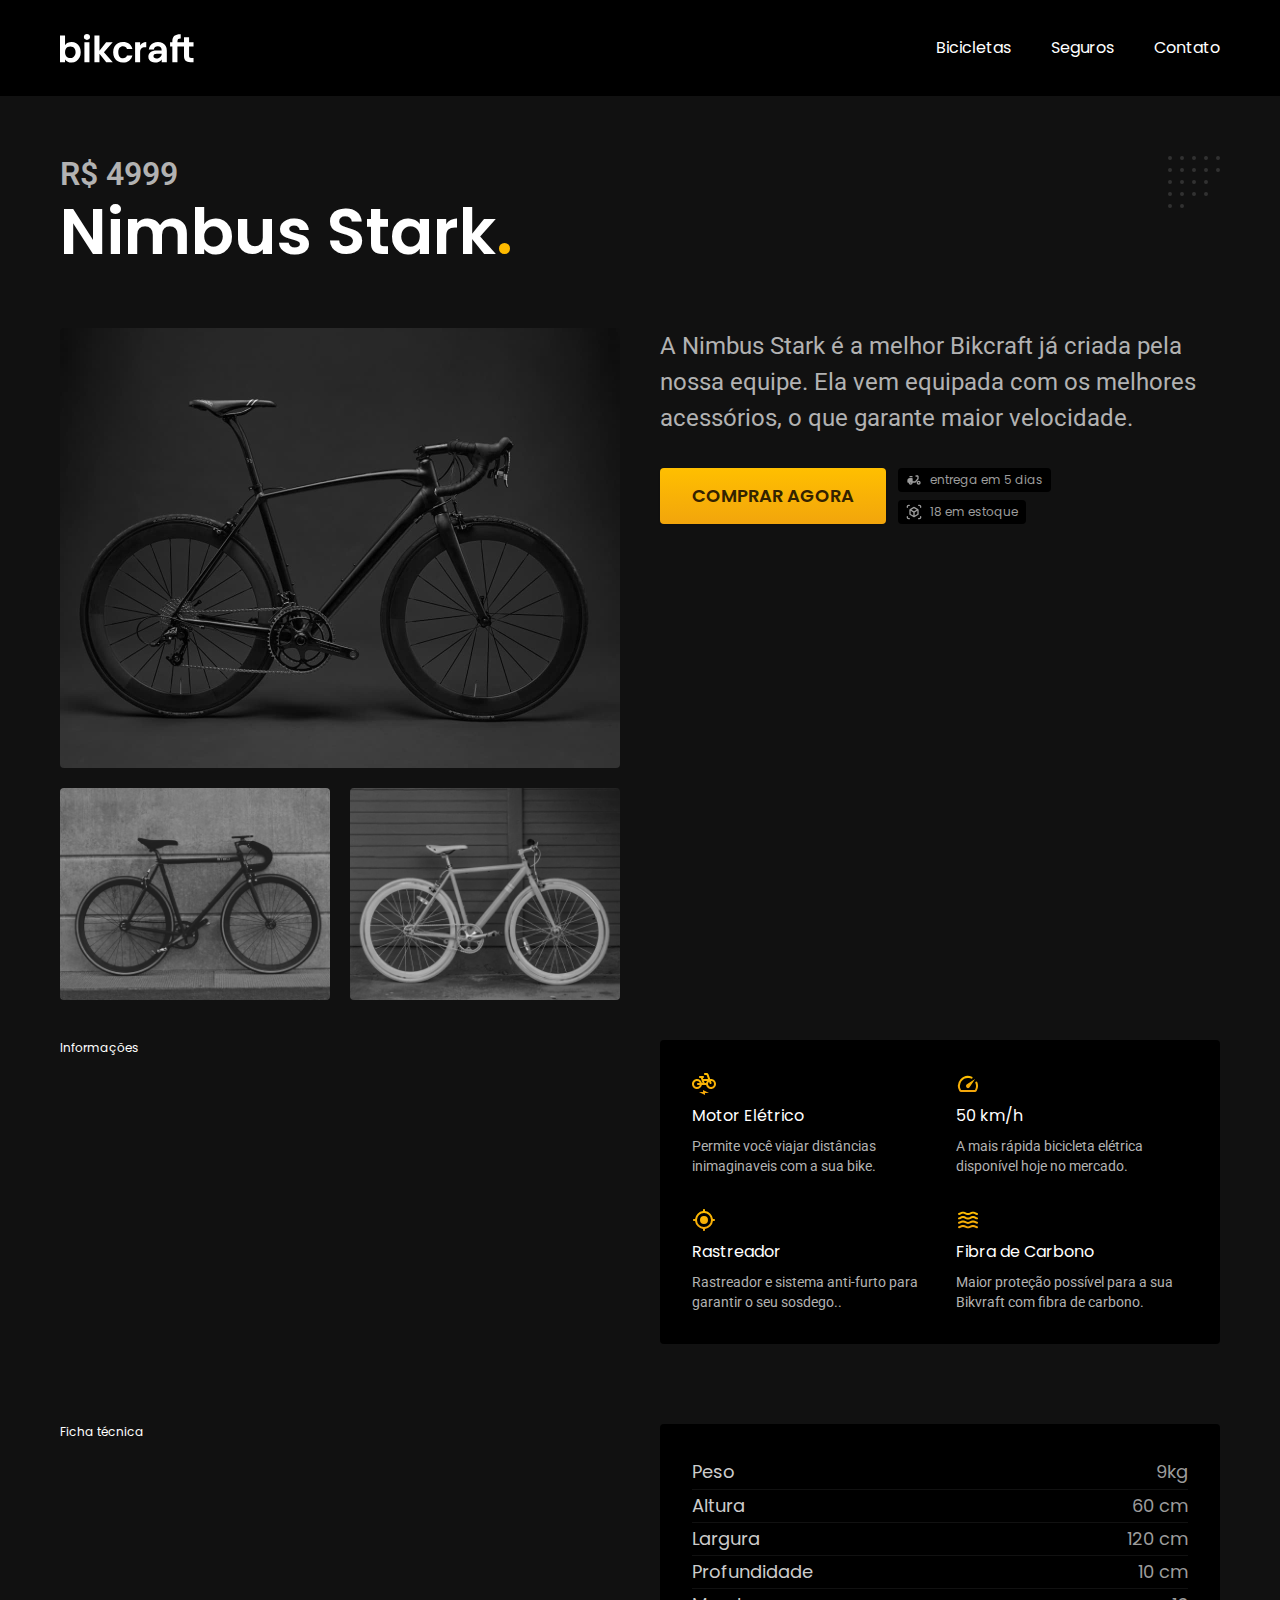
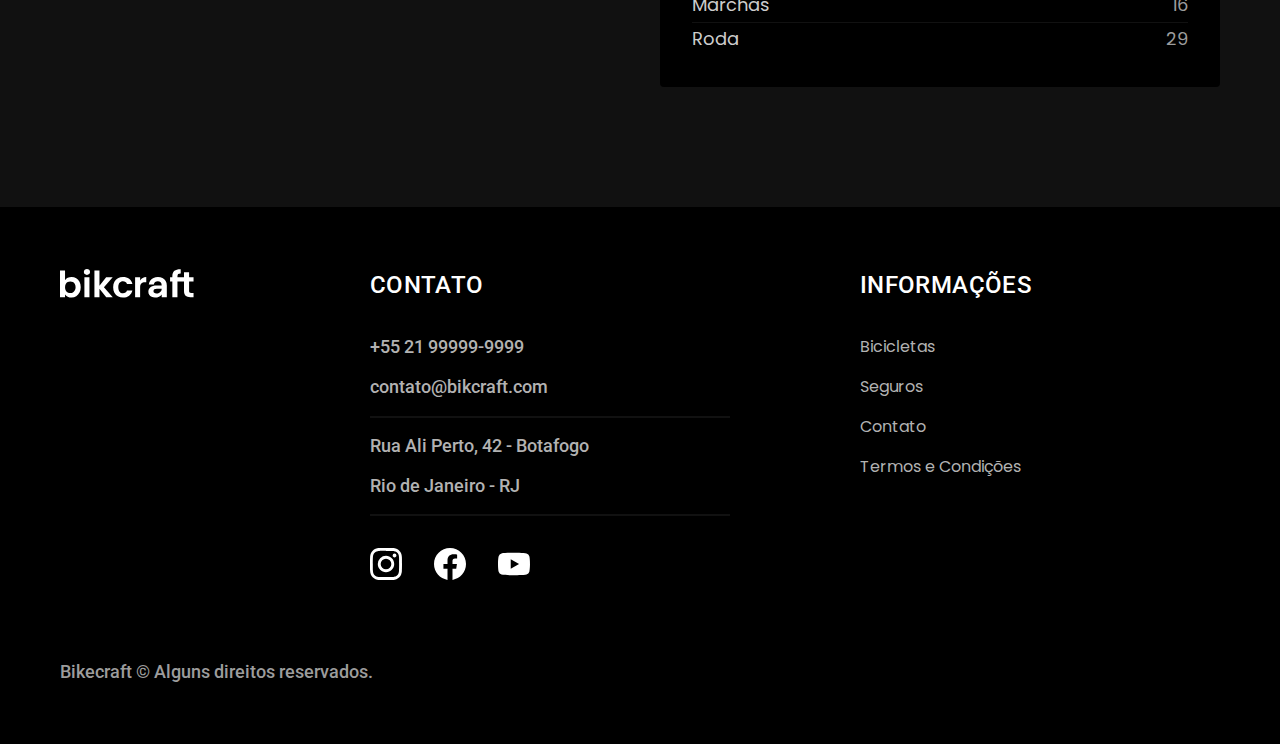
<file: bicicletas/nimbus.html>
<!DOCTYPE html>

<html lang="pt-br">

<head>
  <meta charset="UTF-8">
  <meta name="viewport" content="width=device-width, initial-scale=1.0">
  <title>Termos e Condições | Bikcraft</title>
  <meta name="description" content="Termos e Condições">
  <link rel="stylesheet" href="../css/style.css">

  <link rel="preconnect" href="https://fonts.googleapis.com">
  <link rel="preconnect" href="https://fonts.gstatic.com" crossorigin>
  <link href="https://fonts.googleapis.com/css2?family=Merriweather:ital,wght@1,900&family=Poppins:wght@400;600&family=Roboto:wght@400;500&display=swap" rel="stylesheet">
</head>

<body id="termos">
  <header class="header-bg">
    <div class="header container">
      <a href="../">
        <img src="../img/bikcraft.svg" alt="Bikcraft">
      </a>

      <nav aria-label="primaria">
        <ul class="header-menu font-1-m cor-0">
          <li><a href="../bicicletas.html">Bicicletas</a></li>
          <li><a href="../seguros.html">Seguros</a></li>
          <li><a href="../contato.html">Contato</a></li>
        </ul>
      </nav>
    </div>
  </header>

  <main class="titulo-bg">
    <div>
      <div class="titulo container">
        <p class="font-2-xl cor-5">R$ 4999</p>
        <h1 class="font-1-xxl cor-0">Nimbus Stark<span class="cor-p1">.</span></h1>
      </div>
    </div>
    <div class="bicicleta container">
      <div class="bicicleta-imagens">
        <img src="../img/bicicleta/nimbus1.jpg" alt="">
        <img src="../img/bicicleta/nimbus2.jpg" alt="">
        <img src="../img/bicicleta/nimbus3.jpg" alt="">
      </div>
      <div class="bicicleta-conteudo">
        <p class="font-2-l cor-5">A Nimbus Stark é a melhor Bikcraft já criada pela nossa equipe. Ela vem equipada com os melhores acessórios, o que garante maior velocidade.</p>
        <div class="bicicleta-comprar">
          <a class="botao" href="../orcamento.html">Comprar Agora</a>
          <span class="font-1-xs cor-6"><img src="../img/icones/entrega.svg" alt="">entrega em 5 dias</span>
          <span class="font-1-xs cor-6"><img src="../img/icones/estoque.svg" alt="">18 em estoque</span>
        </div>
      </div>
      <h2 class="font-1-xs cor-0">Informações</h2>
      <ul class="bicicleta-informacoes">
        <li>
          <img src="../img/icones/eletrica.svg" alt="">
          <h3 class="font-1-m cor-0">Motor Elétrico</h3>
          <p class="font-2-xs cor-5">Permite você viajar distâncias inimaginaveis com a sua bike.</p>
        </li>
        <li>
          <img src="../img/icones/velocidade.svg" alt="">
          <h3 class="font-1-m cor-0">50 km/h</h3>
          <p class="font-2-xs cor-5">A mais rápida bicicleta elétrica disponível hoje no mercado.</p>
        </li>
        <li>
          <img src="../img/icones/rastreador.svg" alt="">
          <h3 class="font-1-m cor-0">Rastreador</h3>
          <p class="font-2-xs cor-5">Rastreador e sistema anti-furto para garantir o seu sosdego..</p>
        </li>
        <li>
          <img src="../img/icones/carbono.svg" alt="">
          <h3 class="font-1-m cor-0">Fibra de Carbono</h3>
          <p class="font-2-xs cor-5">Maior proteção possível para a sua Bikvraft com fibra de carbono.</p>
        </li>
      </ul>
      <h2 class="font-1-xs cor-0">Ficha técnica</h2>
      <ul class="bicicleta-ficha font-2-s cor-4">
        <li>Peso <span>9kg</span></li>
        <li>Altura <span>60 cm</span></li>
        <li>Largura <span>120 cm</span></li>
        <li>Profundidade <span>10 cm</span></li>
        <li>Marchas <span>16</span></li>
        <li>Roda <span>29</span></li>
      </ul>
    </div>
  </main>

  <footer class="footer-bg">
    <div class="footer container">
      <img src="../img/bikcraft.svg" alt="Bikcraft">
      <div class="footer-contato">
        <h3 class="font-2-l-b cor-0">Contato</h3>
        <ul>
          <li><a class="font-2-m cor-5" href="tel:+552199999-9999">+55 21 99999-9999</a></li>
          <li><a class="font-2-m cor-5" href="mailto:contato@bikcraft.com">contato@bikcraft.com</a></li>
          <li class="font-2-m cor-5">Rua Ali Perto, 42 - Botafogo</li>
          <li class="font-2-m cor-5">Rio de Janeiro - RJ</li>
        </ul>
        <div class="footer-redes">
          <a href="../">
            <img src="../img/redes/instagram.svg" alt="Instagram">
          </a>
          <a href="../">
            <img src="../img/redes/facebook.svg" alt="Facebook">
          </a>
          <a href="../">
            <img src="../img/redes/youtube.svg" alt="Youtube">
          </a>
        </div>
      </div>
      <div class="footer-informacoes">
        <h3 class="font-2-l-b cor-0">Informações</h3>
        <nav>
          <ul>
            <li><a class="font-1-m cor-5" href="../bicicletas.html">Bicicletas</a></li>
            <li><a class="font-1-m cor-5" href="../seguros.html">Seguros</a></li>
            <li><a class="font-1-m cor-5" href="../contato.html">Contato</a></li>
            <li><a class="font-1-m cor-5" href="../termos.html">Termos e Condições</a></li>
          </ul>
        </nav>
      </div>
      <p class="footer-copy font-2-m cor-6">Bikecraft © Alguns direitos reservados.</p>
    </div>
  </footer>
</body>

</html>
</file>
<file: css/style.css>
@import "./global/global.css";
@import "./utilidades/tipografia.css";
@import "./utilidades/cores.css";
@import "./global/header.css";
@import "./global/footer.css";
@import "./utilidades/componentes.css";
@import "./utilidades/formulario.css";
@import "./home/introducao.css";
@import "./home/tecnologia.css";
@import "./home/parceiros.css";
@import "./home/depoimento.css";
@import "./bicicletas/bicicletas-lista.css";
@import "./bicicletas/bicicletas.css";
@import "./bicicleta/bicicleta.css";
@import "./bicicleta/seguro.css";
@import "./seguros/seguros.css";
@import "./seguros/vantagens.css";
@import "./seguros/perguntas.css";
@import "./contato/contato.css";
@import "./contato/lojas.css";
@import "./orcamento/orcamento.css";
@import "./termos/termos.css";
</file>
